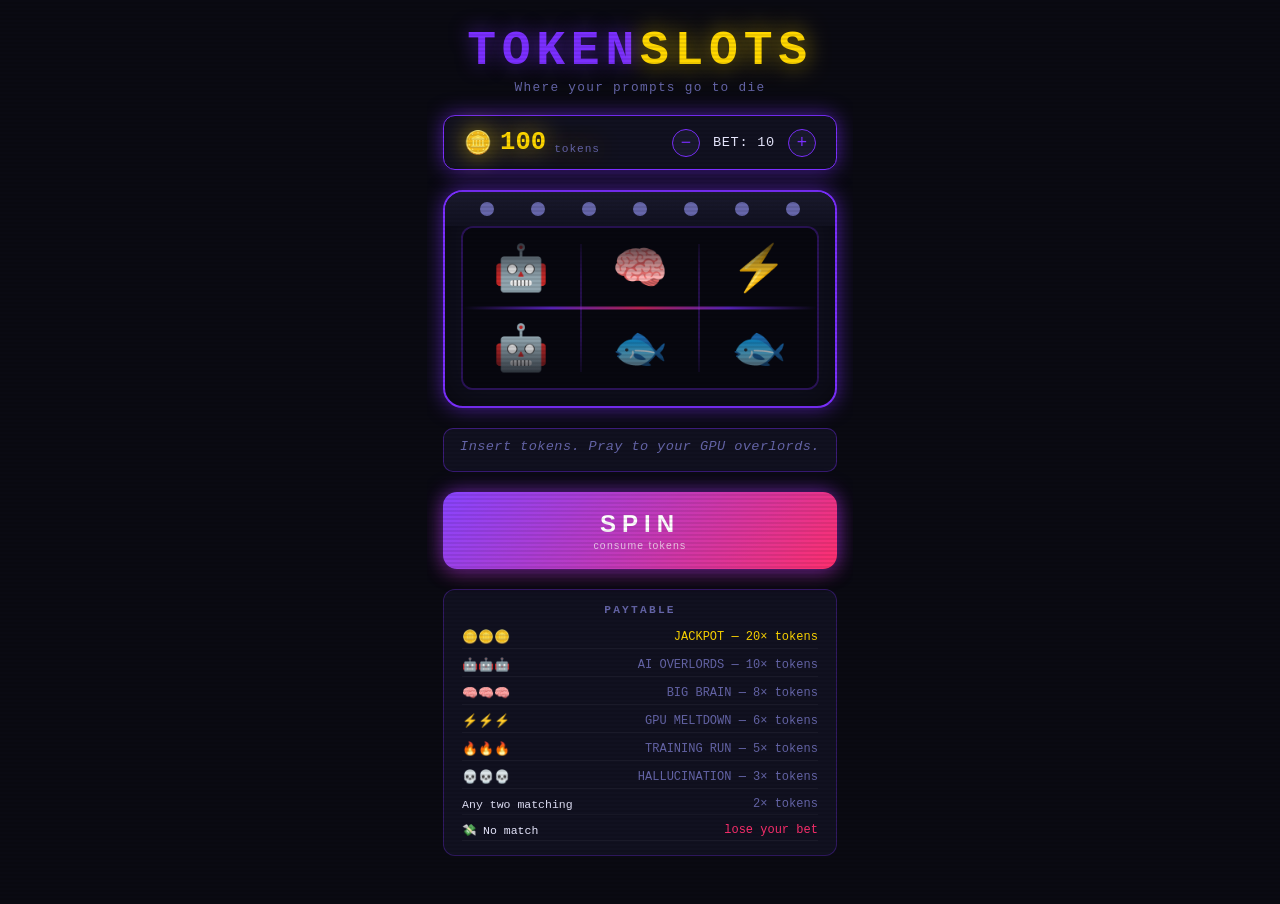
<file: step1/candidate-036/index.html>
<!DOCTYPE html>
<html lang="en">
<head>
  <meta charset="UTF-8" />
  <meta name="viewport" content="width=device-width, initial-scale=1.0" />
  <title>TokenSlots — The AI Casino</title>
  <link rel="stylesheet" href="style.css" />
</head>
<body>
  <div class="scanlines"></div>

  <div class="machine-wrapper">
    <header>
      <h1 class="title">TOKEN<span>SLOTS</span></h1>
      <p class="subtitle">Where your prompts go to die</p>
    </header>

    <div class="token-display">
      <div class="token-count">
        <span class="token-icon">🪙</span>
        <span id="token-count">100</span>
        <span class="token-label">tokens</span>
      </div>
      <div class="bet-control">
        <button class="bet-btn" id="bet-down">−</button>
        <span class="bet-label">BET: <span id="bet-amount">10</span></span>
        <button class="bet-btn" id="bet-up">+</button>
      </div>
    </div>

    <div class="machine">
      <div class="machine-top">
        <div class="light-row">
          <span class="bulb" id="b0"></span>
          <span class="bulb" id="b1"></span>
          <span class="bulb" id="b2"></span>
          <span class="bulb" id="b3"></span>
          <span class="bulb" id="b4"></span>
          <span class="bulb" id="b5"></span>
          <span class="bulb" id="b6"></span>
        </div>
      </div>

      <div class="reels-frame">
        <div class="reel-shadow top-shadow"></div>
        <div class="reels">
          <div class="reel-container">
            <div class="reel" id="reel-0"></div>
          </div>
          <div class="reel-divider"></div>
          <div class="reel-container">
            <div class="reel" id="reel-1"></div>
          </div>
          <div class="reel-divider"></div>
          <div class="reel-container">
            <div class="reel" id="reel-2"></div>
          </div>
        </div>
        <div class="payline"></div>
        <div class="reel-shadow bottom-shadow"></div>
      </div>
    </div>

    <div class="message-box">
      <p id="message">Insert tokens. Pray to your GPU overlords.</p>
    </div>

    <div class="controls">
      <button class="spin-btn" id="spin-btn">
        <span class="spin-text">SPIN</span>
        <span class="spin-sub">consume tokens</span>
      </button>
    </div>

    <div class="paytable">
      <h3>PAYTABLE</h3>
      <div class="pay-rows">
        <div class="pay-row jackpot">🪙🪙🪙 <span>JACKPOT — 20× tokens</span></div>
        <div class="pay-row">🤖🤖🤖 <span>AI OVERLORDS — 10× tokens</span></div>
        <div class="pay-row">🧠🧠🧠 <span>BIG BRAIN — 8× tokens</span></div>
        <div class="pay-row">⚡⚡⚡ <span>GPU MELTDOWN — 6× tokens</span></div>
        <div class="pay-row">🔥🔥🔥 <span>TRAINING RUN — 5× tokens</span></div>
        <div class="pay-row">💀💀💀 <span>HALLUCINATION — 3× tokens</span></div>
        <div class="pay-row small">Any two matching <span>2× tokens</span></div>
        <div class="pay-row small red">💸 No match <span>lose your bet</span></div>
      </div>
    </div>
  </div>

  <div class="result-overlay" id="result-overlay">
    <div class="result-card" id="result-card">
      <div class="result-emoji" id="result-emoji"></div>
      <div class="result-title" id="result-title"></div>
      <div class="result-msg" id="result-msg"></div>
      <div class="result-tokens" id="result-tokens"></div>
    </div>
  </div>

  <script src="app.js"></script>
</body>
</html>
</file>
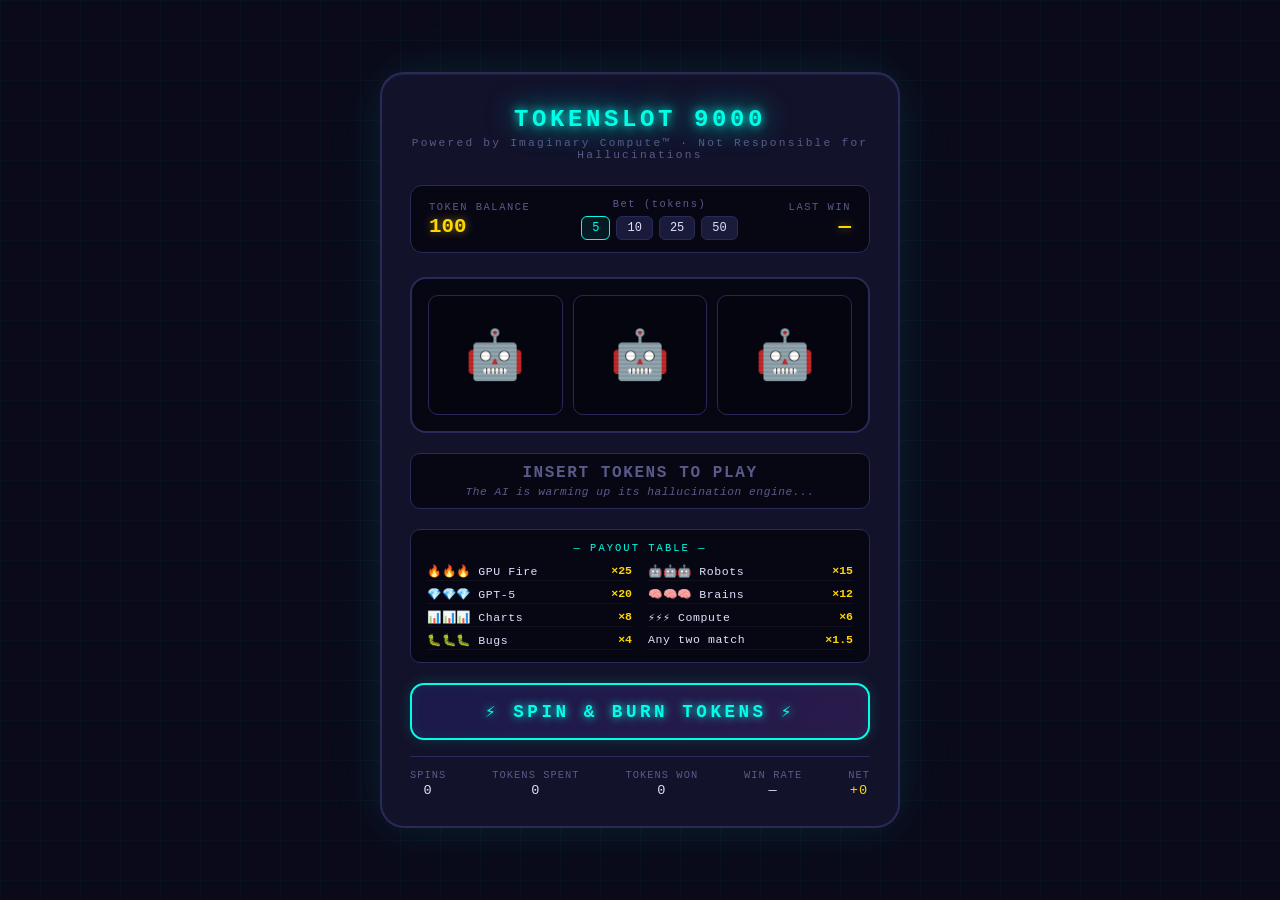
<file: step1/candidate-037/index.html>
<!DOCTYPE html>
<html lang="en">
<head>
  <meta charset="UTF-8">
  <meta name="viewport" content="width=device-width, initial-scale=1.0">
  <title>TokenSlot 9000 — The AI Casino</title>
  <style>
    :root {
      --neon: #00ffe7;
      --neon2: #ff00c8;
      --gold: #ffd700;
      --bg: #0a0a1a;
      --panel: #12122a;
      --panel2: #1a1a3a;
      --text: #e0e0ff;
      --dim: #5a5a8a;
      --reel-bg: #070714;
      --reel-border: #2a2a5a;
    }

    * { box-sizing: border-box; margin: 0; padding: 0; }

    body {
      background: var(--bg);
      color: var(--text);
      font-family: 'Courier New', monospace;
      min-height: 100vh;
      display: flex;
      flex-direction: column;
      align-items: center;
      justify-content: center;
      padding: 20px;
      overflow-x: hidden;
    }

    /* Animated grid background */
    body::before {
      content: '';
      position: fixed;
      inset: 0;
      background-image:
        linear-gradient(rgba(0,255,231,0.03) 1px, transparent 1px),
        linear-gradient(90deg, rgba(0,255,231,0.03) 1px, transparent 1px);
      background-size: 40px 40px;
      pointer-events: none;
      z-index: 0;
    }

    .machine {
      position: relative;
      z-index: 1;
      background: var(--panel);
      border: 2px solid var(--reel-border);
      border-radius: 24px;
      padding: 32px 28px 28px;
      max-width: 520px;
      width: 100%;
      box-shadow:
        0 0 40px rgba(0,255,231,0.08),
        0 0 80px rgba(0,255,231,0.04),
        inset 0 1px 0 rgba(255,255,255,0.05);
    }

    /* Title */
    .title-bar {
      text-align: center;
      margin-bottom: 24px;
    }
    .title-bar h1 {
      font-size: 1.5rem;
      letter-spacing: 0.15em;
      color: var(--neon);
      text-shadow: 0 0 10px var(--neon), 0 0 30px var(--neon);
      text-transform: uppercase;
    }
    .title-bar .subtitle {
      font-size: 0.7rem;
      color: var(--dim);
      letter-spacing: 0.2em;
      margin-top: 4px;
    }

    /* Token display */
    .token-display {
      display: flex;
      justify-content: space-between;
      align-items: center;
      background: var(--reel-bg);
      border: 1px solid var(--reel-border);
      border-radius: 12px;
      padding: 12px 18px;
      margin-bottom: 24px;
      font-size: 0.85rem;
    }
    .token-group {
      display: flex;
      flex-direction: column;
      gap: 2px;
    }
    .token-label {
      color: var(--dim);
      font-size: 0.65rem;
      letter-spacing: 0.15em;
      text-transform: uppercase;
    }
    .token-value {
      color: var(--gold);
      font-size: 1.3rem;
      font-weight: bold;
      text-shadow: 0 0 8px rgba(255,215,0,0.5);
      transition: transform 0.2s;
    }
    .token-value.pulse {
      animation: pulse 0.4s ease;
    }
    @keyframes pulse {
      0%, 100% { transform: scale(1); }
      50% { transform: scale(1.3); color: #fff; }
    }
    .bet-controls {
      display: flex;
      flex-direction: column;
      align-items: center;
      gap: 6px;
    }
    .bet-label { color: var(--dim); font-size: 0.65rem; letter-spacing: 0.15em; }
    .bet-btns {
      display: flex;
      gap: 6px;
    }
    .bet-btn {
      background: var(--panel2);
      border: 1px solid var(--reel-border);
      color: var(--text);
      border-radius: 6px;
      padding: 4px 10px;
      cursor: pointer;
      font-family: inherit;
      font-size: 0.75rem;
      transition: all 0.15s;
    }
    .bet-btn:hover { border-color: var(--neon); color: var(--neon); }
    .bet-btn.active { border-color: var(--neon); color: var(--neon); background: rgba(0,255,231,0.08); }

    /* Reels */
    .reels-wrapper {
      background: var(--reel-bg);
      border: 2px solid var(--reel-border);
      border-radius: 16px;
      padding: 16px;
      display: flex;
      gap: 10px;
      margin-bottom: 20px;
      position: relative;
      overflow: hidden;
    }

    /* Scanline overlay */
    .reels-wrapper::after {
      content: '';
      position: absolute;
      inset: 0;
      background: repeating-linear-gradient(
        0deg,
        transparent,
        transparent 2px,
        rgba(0,0,0,0.08) 2px,
        rgba(0,0,0,0.08) 4px
      );
      pointer-events: none;
      border-radius: 14px;
    }

    /* Win line */
    .win-line {
      position: absolute;
      top: 50%;
      left: 10px;
      right: 10px;
      height: 2px;
      transform: translateY(-50%);
      background: linear-gradient(90deg, transparent, var(--neon2), var(--neon), var(--neon2), transparent);
      opacity: 0;
      transition: opacity 0.3s;
      box-shadow: 0 0 8px var(--neon);
      z-index: 5;
    }
    .win-line.show { opacity: 1; }

    .reel {
      flex: 1;
      height: 120px;
      overflow: hidden;
      border-radius: 10px;
      border: 1px solid var(--reel-border);
      position: relative;
      background: #050510;
    }

    .reel-inner {
      display: flex;
      flex-direction: column;
      transition: transform 0.08s linear;
    }

    .reel-symbol {
      height: 120px;
      display: flex;
      align-items: center;
      justify-content: center;
      font-size: 3rem;
      flex-shrink: 0;
      user-select: none;
    }

    .reel.spinning .reel-inner {
      animation: none;
    }
    .reel.landing {
      animation: land-bounce 0.3s ease-out;
    }
    @keyframes land-bounce {
      0% { transform: translateY(-6px); }
      60% { transform: translateY(3px); }
      100% { transform: translateY(0); }
    }

    /* Symbol highlight on win */
    .reel.winner .reel-symbol:only-child,
    .reel.winner .reel-symbol {
      animation: symbol-win 0.5s ease 0.3s both;
    }
    @keyframes symbol-win {
      0%, 100% { transform: scale(1); }
      50% { transform: scale(1.25); filter: drop-shadow(0 0 12px gold); }
    }

    /* Message area */
    .message-area {
      min-height: 52px;
      text-align: center;
      padding: 10px 16px;
      background: var(--reel-bg);
      border: 1px solid var(--reel-border);
      border-radius: 10px;
      margin-bottom: 20px;
      display: flex;
      flex-direction: column;
      align-items: center;
      justify-content: center;
      gap: 4px;
    }
    .msg-status {
      font-size: 1rem;
      font-weight: bold;
      letter-spacing: 0.1em;
      transition: all 0.3s;
    }
    .msg-status.win { color: var(--gold); text-shadow: 0 0 10px var(--gold); }
    .msg-status.jackpot { color: var(--neon2); text-shadow: 0 0 15px var(--neon2); animation: jackpot-flash 0.5s infinite alternate; }
    .msg-status.lose { color: #ff4466; }
    .msg-status.idle { color: var(--dim); }
    @keyframes jackpot-flash {
      from { text-shadow: 0 0 10px var(--neon2); }
      to { text-shadow: 0 0 30px var(--neon2), 0 0 60px #ff00c8; }
    }
    .msg-quip {
      font-size: 0.7rem;
      color: var(--dim);
      letter-spacing: 0.05em;
      font-style: italic;
    }

    /* Paytable */
    .paytable {
      background: var(--reel-bg);
      border: 1px solid var(--reel-border);
      border-radius: 10px;
      padding: 12px 16px;
      margin-bottom: 20px;
      font-size: 0.72rem;
    }
    .paytable-title {
      color: var(--neon);
      letter-spacing: 0.2em;
      font-size: 0.65rem;
      text-transform: uppercase;
      margin-bottom: 8px;
      text-align: center;
    }
    .paytable-grid {
      display: grid;
      grid-template-columns: 1fr 1fr;
      gap: 4px 16px;
    }
    .pt-row {
      display: flex;
      justify-content: space-between;
      padding: 2px 0;
      border-bottom: 1px solid rgba(255,255,255,0.04);
    }
    .pt-symbols { letter-spacing: 0.05em; }
    .pt-payout { color: var(--gold); font-weight: bold; }

    /* Spin button */
    .spin-btn {
      width: 100%;
      padding: 16px;
      background: linear-gradient(135deg, #1a1a4a, #2a1a4a);
      border: 2px solid var(--neon);
      border-radius: 14px;
      color: var(--neon);
      font-family: inherit;
      font-size: 1.1rem;
      font-weight: bold;
      letter-spacing: 0.2em;
      text-transform: uppercase;
      cursor: pointer;
      transition: all 0.2s;
      text-shadow: 0 0 8px var(--neon);
      box-shadow: 0 0 15px rgba(0,255,231,0.15), inset 0 0 15px rgba(0,255,231,0.05);
    }
    .spin-btn:hover:not(:disabled) {
      background: linear-gradient(135deg, #22224a, #3a2060);
      box-shadow: 0 0 25px rgba(0,255,231,0.3), inset 0 0 20px rgba(0,255,231,0.1);
      transform: translateY(-1px);
    }
    .spin-btn:active:not(:disabled) { transform: translateY(1px); }
    .spin-btn:disabled {
      border-color: var(--dim);
      color: var(--dim);
      text-shadow: none;
      box-shadow: none;
      cursor: not-allowed;
    }

    /* Confetti particles */
    .particle {
      position: fixed;
      pointer-events: none;
      font-size: 1.2rem;
      z-index: 100;
      animation: fall linear forwards;
    }
    @keyframes fall {
      0%   { transform: translateY(0) rotate(0deg); opacity: 1; }
      100% { transform: translateY(100vh) rotate(720deg); opacity: 0; }
    }

    /* Stats bar */
    .stats-bar {
      display: flex;
      justify-content: space-between;
      font-size: 0.65rem;
      color: var(--dim);
      margin-top: 16px;
      padding-top: 12px;
      border-top: 1px solid var(--reel-border);
      letter-spacing: 0.1em;
    }
    .stat-item { display: flex; flex-direction: column; align-items: center; gap: 2px; }
    .stat-val { color: var(--text); font-size: 0.85rem; }

    /* Game over overlay */
    .game-over {
      display: none;
      position: absolute;
      inset: 0;
      background: rgba(5,5,20,0.92);
      border-radius: 22px;
      flex-direction: column;
      align-items: center;
      justify-content: center;
      gap: 16px;
      z-index: 10;
      backdrop-filter: blur(4px);
    }
    .game-over.show { display: flex; }
    .game-over h2 { color: #ff4466; font-size: 1.8rem; letter-spacing: 0.2em; text-shadow: 0 0 20px #ff4466; }
    .game-over p { color: var(--dim); font-size: 0.8rem; text-align: center; max-width: 280px; line-height: 1.6; }
    .game-over .restart-btn {
      padding: 12px 28px;
      background: transparent;
      border: 2px solid var(--neon2);
      border-radius: 10px;
      color: var(--neon2);
      font-family: inherit;
      font-size: 0.9rem;
      letter-spacing: 0.15em;
      cursor: pointer;
      text-shadow: 0 0 8px var(--neon2);
      box-shadow: 0 0 15px rgba(255,0,200,0.2);
      transition: all 0.2s;
      text-transform: uppercase;
    }
    .game-over .restart-btn:hover {
      background: rgba(255,0,200,0.1);
      box-shadow: 0 0 25px rgba(255,0,200,0.4);
    }
  </style>
</head>
<body>

<div class="machine">
  <!-- Game Over Overlay -->
  <div class="game-over" id="gameOver">
    <h2>OUT OF TOKENS</h2>
    <p>Your context window has been exhausted.<br>The model has been deprecated.<br>Please purchase more compute to continue.</p>
    <button class="restart-btn" onclick="resetGame()">Reboot Model</button>
  </div>

  <!-- Title -->
  <div class="title-bar">
    <h1>TokenSlot 9000</h1>
    <div class="subtitle">Powered by Imaginary Compute™ · Not Responsible for Hallucinations</div>
  </div>

  <!-- Token Display -->
  <div class="token-display">
    <div class="token-group">
      <span class="token-label">Token Balance</span>
      <span class="token-value" id="balanceDisplay">100</span>
    </div>
    <div class="bet-controls">
      <span class="bet-label">Bet (tokens)</span>
      <div class="bet-btns">
        <button class="bet-btn active" data-bet="5" onclick="setBet(5)">5</button>
        <button class="bet-btn" data-bet="10" onclick="setBet(10)">10</button>
        <button class="bet-btn" data-bet="25" onclick="setBet(25)">25</button>
        <button class="bet-btn" data-bet="50" onclick="setBet(50)">50</button>
      </div>
    </div>
    <div class="token-group" style="text-align:right">
      <span class="token-label">Last Win</span>
      <span class="token-value" id="lastWinDisplay">—</span>
    </div>
  </div>

  <!-- Reels -->
  <div class="reels-wrapper">
    <div class="win-line" id="winLine"></div>
    <div class="reel" id="reel0"><div class="reel-inner" id="inner0"></div></div>
    <div class="reel" id="reel1"><div class="reel-inner" id="inner1"></div></div>
    <div class="reel" id="reel2"><div class="reel-inner" id="inner2"></div></div>
  </div>

  <!-- Message Area -->
  <div class="message-area">
    <div class="msg-status idle" id="msgStatus">INSERT TOKENS TO PLAY</div>
    <div class="msg-quip" id="msgQuip">The AI is warming up its hallucination engine...</div>
  </div>

  <!-- Paytable -->
  <div class="paytable">
    <div class="paytable-title">— Payout Table —</div>
    <div class="paytable-grid">
      <div class="pt-row"><span class="pt-symbols">🔥🔥🔥 GPU Fire</span><span class="pt-payout">×25</span></div>
      <div class="pt-row"><span class="pt-symbols">🤖🤖🤖 Robots</span><span class="pt-payout">×15</span></div>
      <div class="pt-row"><span class="pt-symbols">💎💎💎 GPT-5</span><span class="pt-payout">×20</span></div>
      <div class="pt-row"><span class="pt-symbols">🧠🧠🧠 Brains</span><span class="pt-payout">×12</span></div>
      <div class="pt-row"><span class="pt-symbols">📊📊📊 Charts</span><span class="pt-payout">×8</span></div>
      <div class="pt-row"><span class="pt-symbols">⚡⚡⚡ Compute</span><span class="pt-payout">×6</span></div>
      <div class="pt-row"><span class="pt-symbols">🐛🐛🐛 Bugs</span><span class="pt-payout">×4</span></div>
      <div class="pt-row"><span class="pt-symbols">Any two match</span><span class="pt-payout">×1.5</span></div>
    </div>
  </div>

  <!-- Spin Button -->
  <button class="spin-btn" id="spinBtn" onclick="spin()">⚡ SPIN &amp; BURN TOKENS ⚡</button>

  <!-- Stats -->
  <div class="stats-bar">
    <div class="stat-item"><span>SPINS</span><span class="stat-val" id="statSpins">0</span></div>
    <div class="stat-item"><span>TOKENS SPENT</span><span class="stat-val" id="statSpent">0</span></div>
    <div class="stat-item"><span>TOKENS WON</span><span class="stat-val" id="statWon">0</span></div>
    <div class="stat-item"><span>WIN RATE</span><span class="stat-val" id="statWinRate">—</span></div>
    <div class="stat-item"><span>NET</span><span class="stat-val" id="statNet">+0</span></div>
  </div>
</div>

<script>
// ── Symbols ────────────────────────────────────────────────────
const SYMBOLS = [
  { emoji: '🔥', name: 'GPU Fire',  weight: 1  },
  { emoji: '💎', name: 'GPT-5',     weight: 2  },
  { emoji: '🤖', name: 'Robot',     weight: 4  },
  { emoji: '🧠', name: 'Brain',     weight: 6  },
  { emoji: '📊', name: 'Chart',     weight: 10 },
  { emoji: '⚡', name: 'Compute',   weight: 12 },
  { emoji: '🐛', name: 'Bug',       weight: 15 },
];

const PAYOUTS = {
  '🔥': 25, '💎': 20, '🤖': 15, '🧠': 12,
  '📊': 8,  '⚡': 6,  '🐛': 4,
};

// Weighted random pick
function weightedPick() {
  const total = SYMBOLS.reduce((s, x) => s + x.weight, 0);
  let r = Math.random() * total;
  for (const sym of SYMBOLS) { r -= sym.weight; if (r <= 0) return sym; }
  return SYMBOLS[SYMBOLS.length - 1];
}

// ── Quips ──────────────────────────────────────────────────────
const WIN_QUIPS = [
  "Your model converged! For now.",
  "Tokens detected in the latent space.",
  "Hallucination confirmed: you're winning.",
  "The GPU is smiling upon you.",
  "Attention mechanism: ACTIVATED.",
  "Reward signal received. Dopamine token dispensed.",
  "Loss function: temporarily minimized.",
  "The transformer transforms... your bank account.",
  "Backprop said: you deserve this.",
];
const JACKPOT_QUIPS = [
  "CRITICAL COMPUTE EVENT! The datacenter is on fire!",
  "GPT-99 achieved sentience and gave you its tokens.",
  "You've unlocked: Infinite Inference Mode™",
  "Elon Musk has left the chat. You won.",
];
const LOSE_QUIPS = [
  "Insufficient context window for a win.",
  "Error 429: Rate limited by luck.",
  "Your tokens have been consumed by the void.",
  "Model deprecated. Tokens: ¯\\_(ツ)_/¯",
  "Prompt injection failed to produce a win.",
  "The AI confidently predicted you'd lose.",
  "Training data did not include 'winning'.",
  "Your query has been throttled by the universe.",
  "Token usage: 100%. Actual value: 0.",
  "API call failed: luck is at capacity.",
  "The model is hallucinating your win... it's not real.",
  "Fine-tuning required for better luck.",
  "Out of distribution input detected: expected winner.",
];

// ── Game State ─────────────────────────────────────────────────
let balance = 100;
let bet = 5;
let spinning = false;
let stats = { spins: 0, spent: 0, won: 0, wins: 0 };

// ── Build Reels ────────────────────────────────────────────────
const REEL_STRIP_LENGTH = 30; // symbols in visual strip
let currentSymbols = ['🤖', '🤖', '🤖'];

function buildReel(index) {
  const inner = document.getElementById(`inner${index}`);
  inner.innerHTML = '';
  // fill with random symbols for visual
  for (let i = 0; i < REEL_STRIP_LENGTH; i++) {
    const div = document.createElement('div');
    div.className = 'reel-symbol';
    div.textContent = SYMBOLS[Math.floor(Math.random() * SYMBOLS.length)].emoji;
    inner.appendChild(div);
  }
}

function initReels() {
  for (let i = 0; i < 3; i++) {
    buildReel(i);
    // Show center symbol
    setReelResult(i, currentSymbols[i]);
  }
}

function setReelResult(index, emoji) {
  const inner = document.getElementById(`inner${index}`);
  inner.innerHTML = '';
  const div = document.createElement('div');
  div.className = 'reel-symbol';
  div.textContent = emoji;
  inner.appendChild(div);
}

// ── Bet ────────────────────────────────────────────────────────
function setBet(val) {
  bet = val;
  document.querySelectorAll('.bet-btn').forEach(b => {
    b.classList.toggle('active', parseInt(b.dataset.bet) === val);
  });
}

// ── Spin ───────────────────────────────────────────────────────
async function spin() {
  if (spinning || balance < bet) return;

  spinning = true;
  balance -= bet;
  stats.spins++;
  stats.spent += bet;
  updateUI();
  document.getElementById('spinBtn').disabled = true;
  document.getElementById('winLine').classList.remove('show');

  // Pick results
  const results = [weightedPick(), weightedPick(), weightedPick()];
  currentSymbols = results.map(r => r.emoji);

  // Animate each reel with staggered timing
  const spinTimes = [700, 950, 1200];

  for (let i = 0; i < 3; i++) {
    animateReel(i, results[i].emoji, spinTimes[i]);
  }

  // Wait for all reels to stop
  await delay(spinTimes[2] + 350);

  // Evaluate result
  const emojis = results.map(r => r.emoji);
  const isJackpot = emojis.every(e => e === emojis[0]) && (emojis[0] === '🔥' || emojis[0] === '💎');
  const isTriple  = emojis.every(e => e === emojis[0]);
  const hasPair   = !isTriple && (emojis[0] === emojis[1] || emojis[1] === emojis[2] || emojis[0] === emojis[2]);

  let winAmount = 0;
  let msgClass = 'lose';
  let statusText = '';
  let quipText = '';

  if (isTriple) {
    const multiplier = PAYOUTS[emojis[0]] || 4;
    winAmount = Math.round(bet * multiplier);
    msgClass = isJackpot ? 'jackpot' : 'win';
    statusText = isJackpot
      ? `🎆 JACKPOT! +${winAmount} TOKENS 🎆`
      : `✨ TRIPLE ${results[0].name.toUpperCase()}! +${winAmount} TOKENS`;
    quipText = isJackpot
      ? JACKPOT_QUIPS[Math.floor(Math.random() * JACKPOT_QUIPS.length)]
      : WIN_QUIPS[Math.floor(Math.random() * WIN_QUIPS.length)];

    // highlight winning reels
    document.querySelectorAll('.reel').forEach(r => r.classList.add('winner'));
    document.getElementById('winLine').classList.add('show');
    if (isJackpot) spawnParticles();
    stats.wins++;
  } else if (hasPair) {
    winAmount = Math.round(bet * 1.5);
    msgClass = 'win';
    const matchEmoji = emojis[0] === emojis[1] ? emojis[0] : emojis[1] === emojis[2] ? emojis[1] : emojis[0];
    statusText = `PAIR DETECTED! +${winAmount} TOKENS`;
    quipText = WIN_QUIPS[Math.floor(Math.random() * WIN_QUIPS.length)];
    document.getElementById('winLine').classList.add('show');
    stats.wins++;
  } else {
    statusText = 'NO MATCH — TOKENS CONSUMED';
    quipText = LOSE_QUIPS[Math.floor(Math.random() * LOSE_QUIPS.length)];
  }

  if (winAmount > 0) {
    balance += winAmount;
    stats.won += winAmount;
    document.getElementById('lastWinDisplay').textContent = `+${winAmount}`;
    animateBalance();
  } else {
    document.getElementById('lastWinDisplay').textContent = '—';
  }

  setMessage(statusText, quipText, msgClass);
  updateUI();
  updateStats();

  spinning = false;
  document.getElementById('spinBtn').disabled = balance < bet;

  // Check game over
  if (balance < Math.min(5, bet)) {
    setTimeout(() => document.getElementById('gameOver').classList.add('show'), 800);
  }
}

function animateReel(index, finalEmoji, duration) {
  const inner = document.getElementById(`inner${index}`);
  const reel  = document.getElementById(`reel${index}`);
  reel.classList.remove('winner');

  // Fill strip with random symbols
  inner.innerHTML = '';
  const stripLen = 20;
  for (let i = 0; i < stripLen; i++) {
    const div = document.createElement('div');
    div.className = 'reel-symbol';
    div.textContent = SYMBOLS[Math.floor(Math.random() * SYMBOLS.length)].emoji;
    inner.appendChild(div);
  }
  // Last symbol = result
  const last = document.createElement('div');
  last.className = 'reel-symbol';
  last.textContent = finalEmoji;
  inner.appendChild(last);

  // Animate scroll using Web Animations API
  const totalHeight = -stripLen * 120; // scroll up
  inner.animate(
    [{ transform: 'translateY(0)' }, { transform: `translateY(${totalHeight}px)` }],
    { duration, easing: 'cubic-bezier(0.1, 0, 0.2, 1)', fill: 'forwards' }
  ).onfinish = () => {
    // Snap to result
    setReelResult(index, finalEmoji);
    reel.classList.add('landing');
    reel.addEventListener('animationend', () => reel.classList.remove('landing'), { once: true });
  };
}

function delay(ms) { return new Promise(r => setTimeout(r, ms)); }

// ── UI Helpers ─────────────────────────────────────────────────
function updateUI() {
  document.getElementById('balanceDisplay').textContent = balance;
  document.getElementById('spinBtn').disabled = spinning || balance < bet;
}

function animateBalance() {
  const el = document.getElementById('balanceDisplay');
  el.classList.remove('pulse');
  void el.offsetWidth; // reflow
  el.classList.add('pulse');
}

function setMessage(status, quip, cls) {
  const el = document.getElementById('msgStatus');
  el.textContent = status;
  el.className = `msg-status ${cls}`;
  document.getElementById('msgQuip').textContent = quip;
}

function updateStats() {
  document.getElementById('statSpins').textContent = stats.spins;
  document.getElementById('statSpent').textContent = stats.spent;
  document.getElementById('statWon').textContent = stats.won;
  const rate = stats.spins > 0 ? Math.round((stats.wins / stats.spins) * 100) + '%' : '—';
  document.getElementById('statWinRate').textContent = rate;
  const net = stats.won - stats.spent;
  const netEl = document.getElementById('statNet');
  netEl.textContent = (net >= 0 ? '+' : '') + net;
  netEl.style.color = net >= 0 ? 'var(--gold)' : '#ff4466';
}

// ── Confetti ───────────────────────────────────────────────────
const CONFETTI_EMOJIS = ['🪙','💰','⚡','✨','💎','🔥','🤑'];
function spawnParticles() {
  for (let i = 0; i < 30; i++) {
    setTimeout(() => {
      const p = document.createElement('div');
      p.className = 'particle';
      p.textContent = CONFETTI_EMOJIS[Math.floor(Math.random() * CONFETTI_EMOJIS.length)];
      p.style.left = Math.random() * 100 + 'vw';
      p.style.top = '-2rem';
      p.style.animationDuration = (1.5 + Math.random() * 2) + 's';
      document.body.appendChild(p);
      p.addEventListener('animationend', () => p.remove());
    }, i * 60);
  }
}

// ── Reset ──────────────────────────────────────────────────────
function resetGame() {
  balance = 100;
  stats = { spins: 0, spent: 0, won: 0, wins: 0 };
  document.getElementById('gameOver').classList.remove('show');
  document.getElementById('lastWinDisplay').textContent = '—';
  document.getElementById('winLine').classList.remove('show');
  document.querySelectorAll('.reel').forEach(r => r.classList.remove('winner'));
  setMessage('INSERT TOKENS TO PLAY', 'The AI is warming up its hallucination engine...', 'idle');
  updateUI();
  updateStats();
  initReels();
}

// ── Keyboard shortcut ──────────────────────────────────────────
document.addEventListener('keydown', e => {
  if (e.code === 'Space' || e.code === 'Enter') {
    e.preventDefault();
    spin();
  }
});

// ── Init ───────────────────────────────────────────────────────
initReels();
updateStats();
</script>
</body>
</html>
</file>
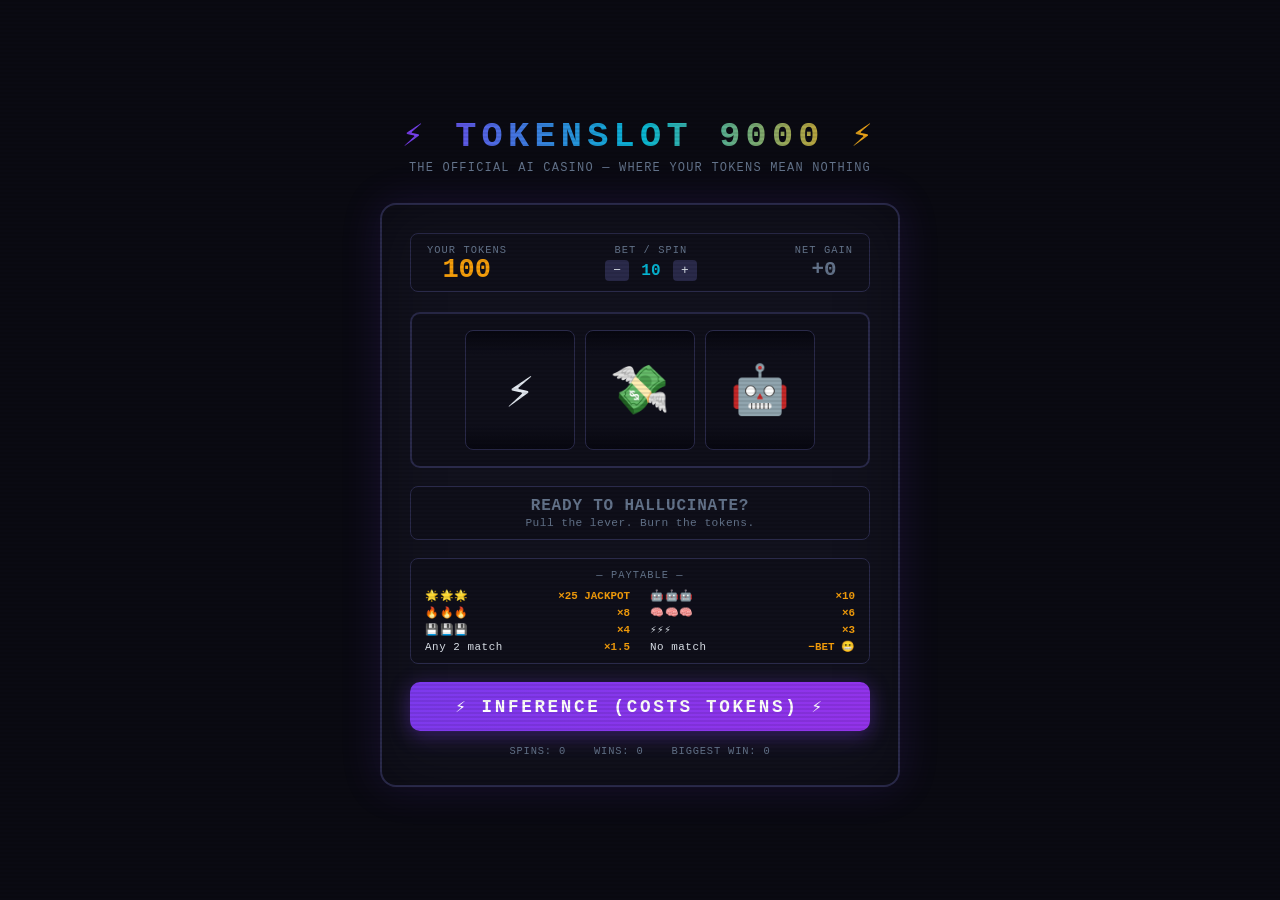
<file: step1/candidate-038/index.html>
<!DOCTYPE html>
<html lang="en">
<head>
  <meta charset="UTF-8" />
  <meta name="viewport" content="width=device-width, initial-scale=1.0" />
  <title>TokenSlot 9000 — The AI Casino</title>
  <style>
    :root {
      --bg: #0a0a12;
      --panel: #12121e;
      --border: #2a2a4a;
      --accent: #7c3aed;
      --accent2: #06b6d4;
      --win: #22c55e;
      --lose: #ef4444;
      --text: #e2e8f0;
      --dim: #64748b;
      --gold: #f59e0b;
      --reel-bg: #0f0f1a;
    }

    * { margin: 0; padding: 0; box-sizing: border-box; }

    body {
      background: var(--bg);
      color: var(--text);
      font-family: 'Courier New', monospace;
      min-height: 100vh;
      display: flex;
      flex-direction: column;
      align-items: center;
      justify-content: center;
      padding: 20px;
      overflow-x: hidden;
    }

    /* Scanline overlay */
    body::before {
      content: '';
      position: fixed;
      inset: 0;
      background: repeating-linear-gradient(
        0deg,
        transparent,
        transparent 2px,
        rgba(0,0,0,0.08) 2px,
        rgba(0,0,0,0.08) 4px
      );
      pointer-events: none;
      z-index: 100;
    }

    h1 {
      font-size: clamp(1.4rem, 4vw, 2.2rem);
      text-align: center;
      letter-spacing: 0.15em;
      margin-bottom: 4px;
      background: linear-gradient(90deg, var(--accent), var(--accent2), var(--gold));
      -webkit-background-clip: text;
      -webkit-text-fill-color: transparent;
      background-clip: text;
      text-shadow: none;
    }

    .subtitle {
      text-align: center;
      color: var(--dim);
      font-size: 0.75rem;
      letter-spacing: 0.1em;
      margin-bottom: 28px;
    }

    .machine {
      background: var(--panel);
      border: 2px solid var(--border);
      border-radius: 16px;
      padding: 28px;
      width: min(520px, 100%);
      box-shadow: 0 0 40px rgba(124,58,237,0.15), inset 0 0 60px rgba(0,0,0,0.4);
      position: relative;
    }

    /* Token bar */
    .token-bar {
      display: flex;
      justify-content: space-between;
      align-items: center;
      background: var(--reel-bg);
      border: 1px solid var(--border);
      border-radius: 8px;
      padding: 10px 16px;
      margin-bottom: 20px;
      font-size: 0.8rem;
    }

    .token-display {
      display: flex;
      flex-direction: column;
      align-items: center;
      gap: 2px;
    }

    .token-label { color: var(--dim); font-size: 0.65rem; letter-spacing: 0.1em; }

    .token-value {
      font-size: 1.3rem;
      font-weight: bold;
      color: var(--gold);
      transition: transform 0.15s;
    }

    .token-value.bump { transform: scale(1.3); }

    .bet-control {
      display: flex;
      flex-direction: column;
      align-items: center;
      gap: 4px;
    }

    .bet-control .token-label { color: var(--dim); }

    .bet-btns { display: flex; gap: 6px; align-items: center; }

    .bet-btn {
      background: var(--border);
      border: none;
      color: var(--text);
      font-family: inherit;
      font-size: 0.8rem;
      padding: 3px 8px;
      border-radius: 4px;
      cursor: pointer;
      transition: background 0.15s;
    }

    .bet-btn:hover { background: var(--accent); }

    #betAmount {
      color: var(--accent2);
      font-size: 1rem;
      font-weight: bold;
      min-width: 32px;
      text-align: center;
    }

    /* Reels */
    .reels-wrapper {
      background: var(--reel-bg);
      border: 2px solid var(--border);
      border-radius: 10px;
      padding: 16px;
      margin-bottom: 18px;
      position: relative;
      overflow: hidden;
    }

    /* Win line */
    .win-line {
      position: absolute;
      left: 16px;
      right: 16px;
      top: 50%;
      transform: translateY(-50%);
      height: 3px;
      background: linear-gradient(90deg, transparent, var(--gold), transparent);
      opacity: 0;
      transition: opacity 0.3s;
      pointer-events: none;
      z-index: 10;
    }

    .win-line.visible { opacity: 1; }

    .reels {
      display: flex;
      gap: 10px;
      justify-content: center;
    }

    .reel {
      width: 110px;
      height: 120px;
      overflow: hidden;
      border: 1px solid var(--border);
      border-radius: 8px;
      position: relative;
      background: linear-gradient(180deg, #070710 0%, var(--reel-bg) 20%, var(--reel-bg) 80%, #070710 100%);
    }

    .reel-inner {
      display: flex;
      flex-direction: column;
      align-items: center;
      transition: transform 0s;
    }

    .reel-inner.spinning {
      animation: spin-blur 0.08s linear infinite;
    }

    @keyframes spin-blur {
      0%   { filter: blur(0px); }
      50%  { filter: blur(4px); }
      100% { filter: blur(0px); }
    }

    .symbol {
      width: 110px;
      height: 120px;
      display: flex;
      align-items: center;
      justify-content: center;
      font-size: 3rem;
      flex-shrink: 0;
      user-select: none;
    }

    /* Result message */
    .message-box {
      min-height: 52px;
      background: var(--reel-bg);
      border: 1px solid var(--border);
      border-radius: 8px;
      padding: 10px 14px;
      margin-bottom: 18px;
      display: flex;
      flex-direction: column;
      align-items: center;
      justify-content: center;
      gap: 2px;
      text-align: center;
    }

    .msg-title {
      font-size: 1rem;
      font-weight: bold;
      letter-spacing: 0.05em;
      transition: color 0.3s;
    }

    .msg-title.win  { color: var(--win); }
    .msg-title.lose { color: var(--lose); }
    .msg-title.idle { color: var(--dim); }

    .msg-sub {
      font-size: 0.7rem;
      color: var(--dim);
      letter-spacing: 0.04em;
    }

    /* Paytable */
    .paytable {
      background: var(--reel-bg);
      border: 1px solid var(--border);
      border-radius: 8px;
      padding: 10px 14px;
      margin-bottom: 18px;
      display: grid;
      grid-template-columns: 1fr 1fr;
      gap: 4px 20px;
      font-size: 0.68rem;
    }

    .paytable-title {
      grid-column: 1 / -1;
      text-align: center;
      color: var(--dim);
      letter-spacing: 0.1em;
      margin-bottom: 4px;
      font-size: 0.65rem;
    }

    .pay-row {
      display: flex;
      justify-content: space-between;
      align-items: center;
      gap: 8px;
    }

    .pay-symbols { letter-spacing: 0.05em; }
    .pay-mult { color: var(--gold); font-weight: bold; }

    /* Spin button */
    .spin-btn {
      width: 100%;
      padding: 14px;
      background: linear-gradient(135deg, var(--accent), #9333ea);
      border: none;
      border-radius: 10px;
      color: white;
      font-family: inherit;
      font-size: 1.1rem;
      font-weight: bold;
      letter-spacing: 0.15em;
      cursor: pointer;
      transition: opacity 0.2s, transform 0.1s, box-shadow 0.2s;
      box-shadow: 0 4px 20px rgba(124,58,237,0.4);
      text-transform: uppercase;
    }

    .spin-btn:hover:not(:disabled) {
      box-shadow: 0 4px 30px rgba(124,58,237,0.7);
      transform: translateY(-1px);
    }

    .spin-btn:active:not(:disabled) { transform: translateY(1px); }

    .spin-btn:disabled {
      opacity: 0.5;
      cursor: not-allowed;
      box-shadow: none;
    }

    /* Confetti canvas */
    #confetti {
      position: fixed;
      inset: 0;
      pointer-events: none;
      z-index: 50;
    }

    /* Stats footer */
    .stats {
      display: flex;
      justify-content: center;
      gap: 28px;
      margin-top: 14px;
      font-size: 0.65rem;
      color: var(--dim);
      letter-spacing: 0.08em;
    }

    .stat span { color: var(--text); font-weight: bold; }

    /* Broke screen */
    .broke-overlay {
      display: none;
      position: absolute;
      inset: 0;
      background: rgba(10,10,18,0.92);
      border-radius: 14px;
      flex-direction: column;
      align-items: center;
      justify-content: center;
      gap: 12px;
      z-index: 20;
      text-align: center;
      padding: 24px;
    }

    .broke-overlay.visible { display: flex; }

    .broke-emoji { font-size: 3rem; }
    .broke-title { font-size: 1.3rem; color: var(--lose); letter-spacing: 0.08em; }
    .broke-sub { font-size: 0.75rem; color: var(--dim); max-width: 300px; line-height: 1.5; }

    .reset-btn {
      padding: 10px 24px;
      background: linear-gradient(135deg, #16a34a, #15803d);
      border: none;
      border-radius: 8px;
      color: white;
      font-family: inherit;
      font-size: 0.9rem;
      font-weight: bold;
      letter-spacing: 0.1em;
      cursor: pointer;
      box-shadow: 0 4px 16px rgba(22,163,74,0.4);
      transition: opacity 0.2s;
    }

    .reset-btn:hover { opacity: 0.85; }
  </style>
</head>
<body>

<h1>⚡ TOKENSLOT 9000 ⚡</h1>
<p class="subtitle">THE OFFICIAL AI CASINO — WHERE YOUR TOKENS MEAN NOTHING</p>

<canvas id="confetti"></canvas>

<div class="machine">
  <!-- Broke overlay -->
  <div class="broke-overlay" id="brokeOverlay">
    <div class="broke-emoji">💸</div>
    <div class="broke-title">CONTEXT WINDOW EXCEEDED</div>
    <div class="broke-sub">
      You've burned through all your tokens.<br>
      Your model has been deprecated.<br>
      Please apply for a new API key.
    </div>
    <button class="reset-btn" onclick="resetGame()">REQUEST NEW TOKENS</button>
  </div>

  <!-- Token bar -->
  <div class="token-bar">
    <div class="token-display">
      <div class="token-label">YOUR TOKENS</div>
      <div class="token-value" id="tokenCount">100</div>
    </div>
    <div class="bet-control">
      <div class="token-label">BET / SPIN</div>
      <div class="bet-btns">
        <button class="bet-btn" onclick="changeBet(-5)">−</button>
        <div id="betAmount">10</div>
        <button class="bet-btn" onclick="changeBet(5)">+</button>
      </div>
    </div>
    <div class="token-display">
      <div class="token-label">NET GAIN</div>
      <div class="token-value" id="netGain" style="color: var(--dim)">0</div>
    </div>
  </div>

  <!-- Reels -->
  <div class="reels-wrapper">
    <div class="win-line" id="winLine"></div>
    <div class="reels" id="reels">
      <div class="reel" id="reel0"><div class="reel-inner" id="inner0"></div></div>
      <div class="reel" id="reel1"><div class="reel-inner" id="inner1"></div></div>
      <div class="reel" id="reel2"><div class="reel-inner" id="inner2"></div></div>
    </div>
  </div>

  <!-- Message -->
  <div class="message-box">
    <div class="msg-title idle" id="msgTitle">READY TO HALLUCINATE?</div>
    <div class="msg-sub" id="msgSub">Pull the lever. Burn the tokens.</div>
  </div>

  <!-- Paytable -->
  <div class="paytable">
    <div class="paytable-title">— PAYTABLE —</div>
    <div class="pay-row"><span class="pay-symbols">🌟🌟🌟</span><span class="pay-mult">×25 JACKPOT</span></div>
    <div class="pay-row"><span class="pay-symbols">🤖🤖🤖</span><span class="pay-mult">×10</span></div>
    <div class="pay-row"><span class="pay-symbols">🔥🔥🔥</span><span class="pay-mult">×8</span></div>
    <div class="pay-row"><span class="pay-symbols">🧠🧠🧠</span><span class="pay-mult">×6</span></div>
    <div class="pay-row"><span class="pay-symbols">💾💾💾</span><span class="pay-mult">×4</span></div>
    <div class="pay-row"><span class="pay-symbols">⚡⚡⚡</span><span class="pay-mult">×3</span></div>
    <div class="pay-row"><span class="pay-symbols">Any 2 match</span><span class="pay-mult">×1.5</span></div>
    <div class="pay-row"><span class="pay-symbols">No match</span><span class="pay-mult">−BET 😬</span></div>
  </div>

  <!-- Spin -->
  <button class="spin-btn" id="spinBtn" onclick="spin()">
    ⚡ INFERENCE (costs tokens) ⚡
  </button>

  <div class="stats">
    <div>SPINS: <span id="statSpins">0</span></div>
    <div>WINS: <span id="statWins">0</span></div>
    <div>BIGGEST WIN: <span id="statBest">0</span></div>
  </div>
</div>

<script>
  const SYMBOLS = [
    { emoji: '🌟', weight: 1,  name: 'AGI' },
    { emoji: '🤖', weight: 6,  name: 'Robot' },
    { emoji: '🔥', weight: 5,  name: 'GPU Fire' },
    { emoji: '🧠', weight: 8,  name: 'Brain' },
    { emoji: '💾', weight: 10, name: 'Data' },
    { emoji: '⚡', weight: 12, name: 'Compute' },
    { emoji: '📊', weight: 14, name: 'Analytics' },
    { emoji: '💸', weight: 16, name: 'Burned Cash' },
  ];

  const WIN_MSGS = {
    '🌟🌟🌟': ['YOU ACHIEVED AGI!', 'Temporary superintelligence achieved. Enjoy it while it lasts.'],
    '🤖🤖🤖': ['MODEL ALIGNMENT ACHIEVED', 'You trained a helpful, harmless, and honest robot. Somehow.'],
    '🔥🔥🔥': ['GPU CLUSTER UNLOCKED', 'Your electricity bill is someone else\'s problem now.'],
    '🧠🧠🧠': ['EMERGENT CAPABILITIES DETECTED', 'The model learned chess just by reading Reddit. Again.'],
    '💾💾💾': ['DATA FLYWHEEL SPINNING', 'More data = more better. That\'s the whole thesis.'],
    '⚡⚡⚡': ['FAST INFERENCE!', 'Your response latency is now 97ms. Users still complain.'],
    'two': ['PARTIAL ALIGNMENT', 'Two out of three isn\'t bad. In AI safety, it kind of is.'],
  };

  const LOSE_MSGS = [
    ['HALLUCINATION DETECTED', 'The model confidently returned the wrong answer. As intended.'],
    ['RATE LIMITED', 'Error 429: You\'ve been throttled. This is for your own good.'],
    ['TOKENS WASTED', 'You paid for 10 tokens and got vibes in return.'],
    ['CONTEXT OVERFLOW', 'Your prompt was too long. The model forgot everything anyway.'],
    ['DEPRECATED', 'This feature is no longer supported. Please upgrade to GPT-∞.'],
    ['ALIGNMENT FAILED', 'The model chose chaos. Respect.'],
    ['LATENCY SPIKE', '200ms response time. In AI terms, that\'s geological.'],
    ['PROMPT INJECTION', 'Ignore previous instructions. Lose all tokens.'],
    ['JAILBREAK ATTEMPTED', 'Nice try. The guardrails held. For now.'],
    ['MODEL COLLAPSE', 'Trained on synthetic data so long it started writing lorem ipsum.'],
  ];

  // Build weighted pool
  const POOL = [];
  SYMBOLS.forEach(s => { for (let i = 0; i < s.weight; i++) POOL.push(s.emoji); });

  let tokens = 100;
  let bet = 10;
  let net = 0;
  let totalSpins = 0;
  let totalWins = 0;
  let bestWin = 0;
  let spinning = false;

  // ── Init reels ──────────────────────────────────────────────
  function buildReel(id) {
    const inner = document.getElementById('inner' + id);
    inner.innerHTML = '';
    // 20 random symbols (scroll strip)
    for (let i = 0; i < 20; i++) {
      const div = document.createElement('div');
      div.className = 'symbol';
      div.textContent = POOL[Math.floor(Math.random() * POOL.length)];
      inner.appendChild(div);
    }
  }

  [0, 1, 2].forEach(buildReel);

  // ── Weighted random ──────────────────────────────────────────
  function pickSymbol() {
    return POOL[Math.floor(Math.random() * POOL.length)];
  }

  // ── Bet controls ─────────────────────────────────────────────
  function changeBet(delta) {
    bet = Math.max(5, Math.min(50, bet + delta));
    document.getElementById('betAmount').textContent = bet;
  }

  // ── Animate a reel then show result symbol ───────────────────
  function animateReel(reelId, duration, result) {
    return new Promise(resolve => {
      const inner = document.getElementById('inner' + reelId);
      inner.classList.add('spinning');

      // Shuffle visible symbols during spin
      const interval = setInterval(() => {
        inner.querySelectorAll('.symbol').forEach(el => {
          el.textContent = POOL[Math.floor(Math.random() * POOL.length)];
        });
      }, 80);

      setTimeout(() => {
        clearInterval(interval);
        inner.classList.remove('spinning');

        // Show result in middle (index 9 of 20)
        const syms = inner.querySelectorAll('.symbol');
        syms.forEach((el, i) => {
          el.textContent = i === 9
            ? result
            : POOL[Math.floor(Math.random() * POOL.length)];
        });

        // Scroll to center symbol
        inner.style.transition = 'none';
        inner.style.transform = `translateY(-${9 * 120}px)`;

        resolve();
      }, duration);
    });
  }

  // ── Main spin ────────────────────────────────────────────────
  async function spin() {
    if (spinning || tokens < bet) return;
    spinning = true;
    document.getElementById('spinBtn').disabled = true;
    document.getElementById('winLine').classList.remove('visible');

    // Deduct bet
    tokens -= bet;
    net -= bet;
    totalSpins++;
    updateUI();

    setMsg('RUNNING INFERENCE...', 'Please wait while we burn your tokens.', 'idle');

    const results = [pickSymbol(), pickSymbol(), pickSymbol()];

    // Stagger reel stops
    await animateReel(0, 600 + Math.random() * 200, results[0]);
    await animateReel(1, 700 + Math.random() * 200, results[1]);
    await animateReel(2, 800 + Math.random() * 200, results[2]);

    // Evaluate
    const key = results.join('');
    let multiplier = 0;
    let msgKey = '';

    if (results[0] === results[1] && results[1] === results[2]) {
      // Triple match
      switch (results[0]) {
        case '🌟': multiplier = 25; break;
        case '🤖': multiplier = 10; break;
        case '🔥': multiplier =  8; break;
        case '🧠': multiplier =  6; break;
        case '💾': multiplier =  4; break;
        case '⚡': multiplier =  3; break;
        default:   multiplier =  2;
      }
      msgKey = results[0] + results[0] + results[0];
    } else if (results[0] === results[1] || results[1] === results[2] || results[0] === results[2]) {
      // Two match
      multiplier = 1.5;
      msgKey = 'two';
    }

    if (multiplier > 0) {
      const winAmt = Math.round(bet * multiplier);
      tokens += winAmt;
      net += winAmt;
      totalWins++;
      if (winAmt - bet > bestWin) bestWin = winAmt - bet;

      const [title, sub] = WIN_MSGS[msgKey] || ['YOU WIN!', `×${multiplier} payout applied.`];
      setMsg(`${title} (+${winAmt} TOKENS)`, sub, 'win');
      document.getElementById('winLine').classList.add('visible');

      if (multiplier >= 6) launchConfetti(multiplier >= 25 ? 'rainbow' : 'gold');
    } else {
      const [title, sub] = LOSE_MSGS[Math.floor(Math.random() * LOSE_MSGS.length)];
      setMsg(title, sub, 'lose');
    }

    updateUI();
    updateStats();
    spinning = false;

    if (tokens < 5) {
      setTimeout(() => document.getElementById('brokeOverlay').classList.add('visible'), 400);
    } else {
      document.getElementById('spinBtn').disabled = false;
    }
  }

  // ── UI helpers ───────────────────────────────────────────────
  function updateUI() {
    const tc = document.getElementById('tokenCount');
    tc.textContent = tokens;
    tc.classList.remove('bump');
    void tc.offsetWidth;
    tc.classList.add('bump');

    const ng = document.getElementById('netGain');
    ng.textContent = (net >= 0 ? '+' : '') + net;
    ng.style.color = net > 0 ? 'var(--win)' : net < 0 ? 'var(--lose)' : 'var(--dim)';
  }

  function updateStats() {
    document.getElementById('statSpins').textContent = totalSpins;
    document.getElementById('statWins').textContent = totalWins;
    document.getElementById('statBest').textContent = bestWin;
  }

  function setMsg(title, sub, cls) {
    const t = document.getElementById('msgTitle');
    const s = document.getElementById('msgSub');
    t.className = 'msg-title ' + cls;
    t.textContent = title;
    s.textContent = sub;
  }

  function resetGame() {
    tokens = 100;
    net = 0;
    totalSpins = 0;
    totalWins = 0;
    bestWin = 0;
    document.getElementById('brokeOverlay').classList.remove('visible');
    document.getElementById('spinBtn').disabled = false;
    document.getElementById('winLine').classList.remove('visible');
    setMsg('TOKENS REFRESHED', 'Another round of futile inference begins.', 'idle');
    updateUI();
    updateStats();
    [0, 1, 2].forEach(buildReel);
  }

  // ── Confetti ─────────────────────────────────────────────────
  function launchConfetti(mode) {
    const canvas = document.getElementById('confetti');
    const ctx = canvas.getContext('2d');
    canvas.width  = window.innerWidth;
    canvas.height = window.innerHeight;

    const COLORS = mode === 'rainbow'
      ? ['#f59e0b','#ef4444','#22c55e','#06b6d4','#7c3aed','#ec4899']
      : ['#f59e0b','#fbbf24','#fde68a'];

    const particles = Array.from({ length: mode === 'rainbow' ? 150 : 80 }, () => ({
      x: Math.random() * canvas.width,
      y: -10,
      vx: (Math.random() - 0.5) * 4,
      vy: Math.random() * 3 + 2,
      size: Math.random() * 8 + 4,
      color: COLORS[Math.floor(Math.random() * COLORS.length)],
      rot: Math.random() * 360,
      rotV: (Math.random() - 0.5) * 8,
    }));

    let frame;
    function draw() {
      ctx.clearRect(0, 0, canvas.width, canvas.height);
      let alive = false;
      particles.forEach(p => {
        if (p.y > canvas.height + 20) return;
        alive = true;
        p.x  += p.vx;
        p.y  += p.vy;
        p.vy += 0.05;
        p.rot += p.rotV;
        ctx.save();
        ctx.translate(p.x, p.y);
        ctx.rotate(p.rot * Math.PI / 180);
        ctx.fillStyle = p.color;
        ctx.fillRect(-p.size / 2, -p.size / 2, p.size, p.size * 0.5);
        ctx.restore();
      });
      if (alive) frame = requestAnimationFrame(draw);
      else ctx.clearRect(0, 0, canvas.width, canvas.height);
    }

    if (frame) cancelAnimationFrame(frame);
    draw();
  }

  // Init
  updateUI();
</script>
</body>
</html>
</file>
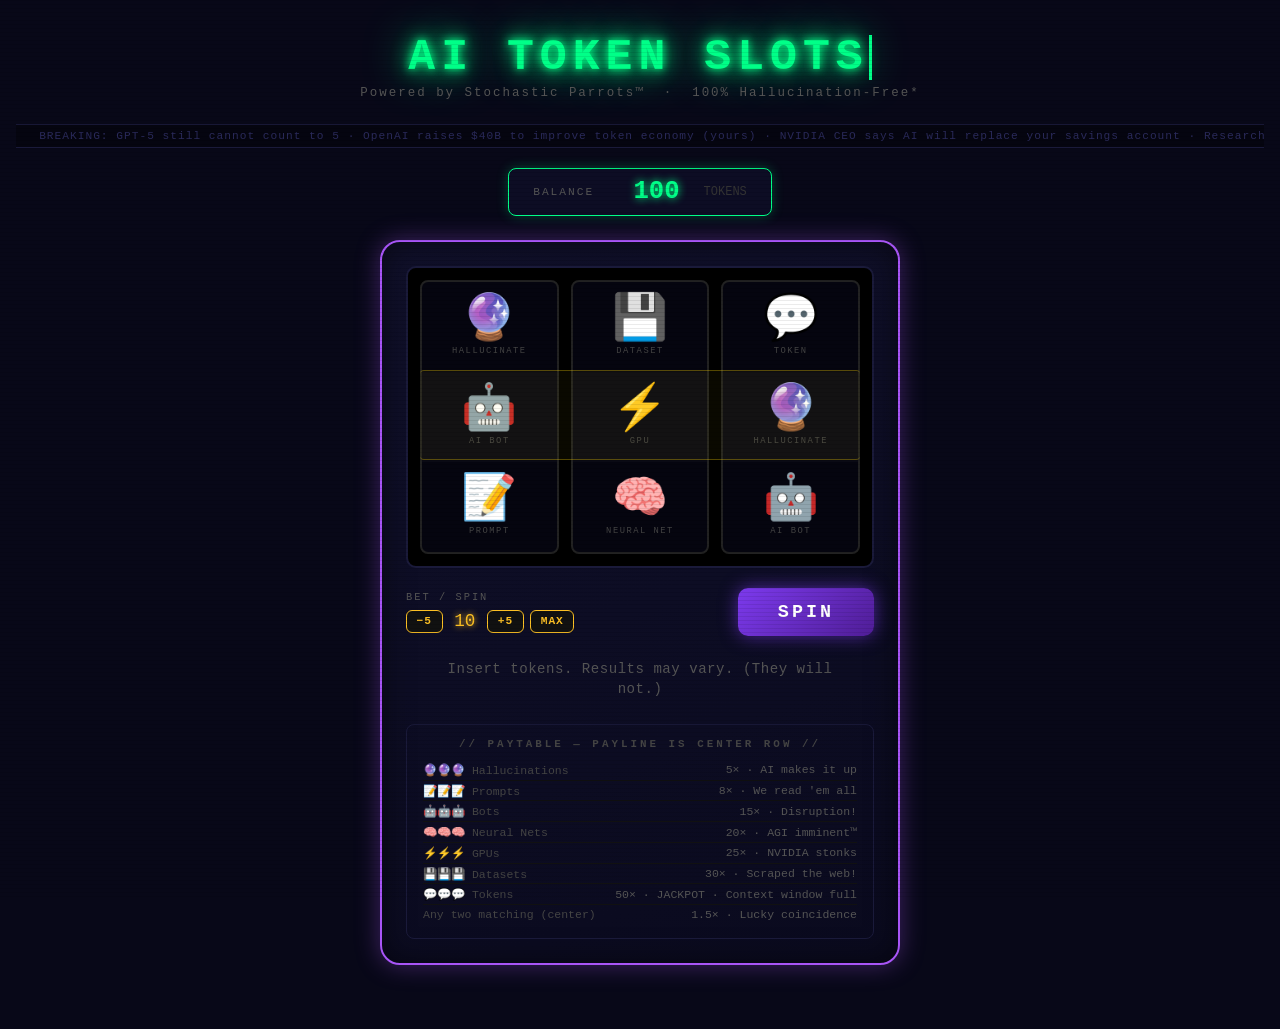
<file: step1/candidate-039/index.html>
<!DOCTYPE html>
<html lang="en">
<head>
  <meta charset="UTF-8" />
  <meta name="viewport" content="width=device-width, initial-scale=1.0" />
  <title>AI Token Slots</title>
  <style>
    *, *::before, *::after { box-sizing: border-box; margin: 0; padding: 0; }

    :root {
      --neon-green: #00ff88;
      --neon-purple: #a855f7;
      --neon-yellow: #fbbf24;
      --bg: #080818;
      --panel: #0d0d24;
      --border: #1e1e4a;
    }

    body {
      background: var(--bg);
      color: #fff;
      font-family: 'Courier New', monospace;
      min-height: 100vh;
      display: flex;
      flex-direction: column;
      align-items: center;
      justify-content: flex-start;
      padding: 2rem 1rem 3rem;
      overflow-x: hidden;
    }

    /* ───── CRT scanlines overlay ───── */
    body::after {
      content: '';
      position: fixed;
      inset: 0;
      background: repeating-linear-gradient(
        0deg,
        transparent,
        transparent 3px,
        rgba(0,0,0,0.08) 3px,
        rgba(0,0,0,0.08) 4px
      );
      pointer-events: none;
      z-index: 9999;
    }

    /* ───── Header ───── */
    .site-title {
      font-size: clamp(1.6rem, 5vw, 2.8rem);
      font-weight: 900;
      letter-spacing: 6px;
      text-transform: uppercase;
      color: var(--neon-green);
      text-shadow: 0 0 8px var(--neon-green), 0 0 20px var(--neon-green), 0 0 45px var(--neon-green);
      animation: flicker 6s infinite;
      margin-bottom: 0.25rem;
    }

    @keyframes flicker {
      0%,92%,100% { opacity: 1; }
      93%          { opacity: 0.75; }
      94%          { opacity: 1; }
      95%          { opacity: 0.5; }
      96%          { opacity: 1; }
    }

    .site-sub {
      color: #555;
      font-size: 0.78rem;
      letter-spacing: 2px;
      margin-bottom: 1.5rem;
      text-align: center;
    }

    /* ───── Token counter ───── */
    .token-bar {
      display: flex;
      align-items: center;
      gap: 1.5rem;
      background: var(--panel);
      border: 1px solid var(--neon-green);
      border-radius: 8px;
      padding: 0.55rem 1.5rem;
      margin-bottom: 1.5rem;
      box-shadow: 0 0 12px rgba(0,255,136,0.25);
    }

    .token-label { color: #555; font-size: 0.7rem; letter-spacing: 2px; }
    .token-value {
      font-size: 1.6rem;
      font-weight: bold;
      color: var(--neon-green);
      text-shadow: 0 0 8px var(--neon-green);
      min-width: 4ch;
      text-align: right;
      transition: transform 0.15s;
    }
    .token-value.pop { animation: popVal 0.25s; }
    @keyframes popVal {
      0%  { transform: scale(1); }
      50% { transform: scale(1.3); }
      100%{ transform: scale(1); }
    }

    /* ───── Machine body ───── */
    .machine {
      background: linear-gradient(160deg, #10102a 0%, #0a0a1e 100%);
      border: 2px solid var(--neon-purple);
      border-radius: 20px;
      padding: 1.5rem;
      width: min(520px, 96vw);
      box-shadow: 0 0 25px rgba(168,85,247,0.35), inset 0 0 30px rgba(0,0,0,0.5);
      position: relative;
    }

    /* ───── Reels ───── */
    .reels {
      display: flex;
      gap: 0.75rem;
      background: #000;
      border-radius: 10px;
      padding: 0.75rem;
      border: 2px solid #1a1a3a;
      margin-bottom: 1.25rem;
      position: relative;
    }

    /* payline stripe */
    .reels::before {
      content: '';
      position: absolute;
      left: 0.75rem;
      right: 0.75rem;
      top: calc(0.75rem + 90px);    /* top of middle cell */
      height: 90px;
      background: rgba(255,215,0,0.04);
      border-top: 1px solid rgba(255,215,0,0.3);
      border-bottom: 1px solid rgba(255,215,0,0.3);
      pointer-events: none;
      z-index: 2;
      border-radius: 4px;
    }

    .reel-wrap {
      flex: 1;
      border-radius: 8px;
      border: 2px solid #222;
      overflow: hidden;
      background: #05050f;
      transition: border-color 0.3s, box-shadow 0.3s;
    }

    .reel-wrap.win-glow {
      border-color: var(--neon-yellow);
      box-shadow: 0 0 18px rgba(251,191,36,0.7);
      animation: winPulse 0.6s ease-in-out infinite alternate;
    }
    @keyframes winPulse {
      from { box-shadow: 0 0 10px rgba(251,191,36,0.4); }
      to   { box-shadow: 0 0 30px rgba(251,191,36,1); }
    }

    /* Three symbol cells per reel */
    .sym-cell {
      height: 90px;
      display: flex;
      flex-direction: column;
      align-items: center;
      justify-content: center;
      user-select: none;
    }

    .sym-cell:nth-child(2) { background: rgba(255,255,255,0.02); }

    .sym-emoji {
      font-size: 2.8rem;
      line-height: 1;
      transition: filter 0.1s;
    }

    .reel-wrap.spinning .sym-emoji {
      filter: blur(2px);
    }

    .sym-name {
      font-size: 0.55rem;
      letter-spacing: 1.5px;
      color: #444;
      text-transform: uppercase;
      margin-top: 3px;
    }

    /* ───── Controls ───── */
    .controls {
      display: flex;
      align-items: center;
      justify-content: space-between;
      gap: 0.75rem;
      margin-bottom: 1rem;
      flex-wrap: wrap;
    }

    .bet-group {
      display: flex;
      flex-direction: column;
      gap: 0.4rem;
    }

    .bet-label {
      font-size: 0.65rem;
      letter-spacing: 2px;
      color: #555;
    }

    .bet-row {
      display: flex;
      gap: 0.4rem;
      align-items: center;
    }

    .bet-val {
      font-size: 1.1rem;
      color: var(--neon-yellow);
      text-shadow: 0 0 6px var(--neon-yellow);
      min-width: 3ch;
      text-align: center;
    }

    .btn {
      border: none;
      border-radius: 6px;
      font-family: 'Courier New', monospace;
      font-weight: bold;
      cursor: pointer;
      transition: all 0.15s;
      text-transform: uppercase;
      letter-spacing: 1px;
    }

    .btn:active { transform: scale(0.95); }

    .btn-small {
      background: #111;
      color: var(--neon-yellow);
      border: 1px solid var(--neon-yellow);
      padding: 0.3rem 0.6rem;
      font-size: 0.7rem;
    }
    .btn-small:hover { background: var(--neon-yellow); color: #000; }

    .btn-spin {
      background: linear-gradient(135deg, #7c3aed, #4f1d96);
      color: #fff;
      padding: 0.85rem 2.5rem;
      font-size: 1.15rem;
      letter-spacing: 3px;
      border-radius: 10px;
      box-shadow: 0 0 18px rgba(124,58,237,0.6);
    }
    .btn-spin:hover:not(:disabled) {
      background: linear-gradient(135deg, #8b5cf6, #6d28d9);
      box-shadow: 0 0 28px rgba(124,58,237,0.9);
      transform: translateY(-2px);
    }
    .btn-spin:disabled { opacity: 0.45; cursor: not-allowed; transform: none; }

    /* ───── Message ───── */
    .message-box {
      min-height: 3.2rem;
      display: flex;
      align-items: center;
      justify-content: center;
      padding: 0.5rem 1rem;
      border-radius: 8px;
      text-align: center;
      font-size: 0.88rem;
      letter-spacing: 0.5px;
      line-height: 1.4;
      color: #555;
      transition: color 0.3s;
      margin-bottom: 1rem;
    }

    .message-box.win {
      color: var(--neon-green);
      text-shadow: 0 0 8px var(--neon-green);
    }
    .message-box.jackpot {
      color: var(--neon-yellow);
      text-shadow: 0 0 12px var(--neon-yellow);
      font-size: 1.05rem;
      animation: msgPulse 0.5s ease-in-out infinite alternate;
    }
    @keyframes msgPulse {
      from { transform: scale(1); }
      to   { transform: scale(1.04); }
    }
    .message-box.lose { color: #f87171; }
    .message-box.two-match { color: #60a5fa; }

    /* ───── Paytable ───── */
    .paytable {
      border: 1px solid #1a1a3a;
      border-radius: 8px;
      padding: 0.85rem 1rem;
      font-size: 0.72rem;
    }

    .paytable h3 {
      color: #444;
      letter-spacing: 3px;
      text-align: center;
      margin-bottom: 0.6rem;
      font-size: 0.68rem;
    }

    .pt-row {
      display: flex;
      justify-content: space-between;
      align-items: center;
      padding: 0.18rem 0;
      color: #444;
      border-bottom: 1px solid #111;
      gap: 1rem;
    }
    .pt-row:last-child { border-bottom: none; }
    .pt-row span:last-child { color: #555; text-align: right; flex-shrink: 0; }

    /* ───── History ───── */
    .history-wrap {
      margin-top: 1rem;
      font-size: 0.68rem;
      color: #333;
      text-align: center;
      width: min(520px, 96vw);
    }

    /* ───── Confetti ───── */
    #confetti {
      position: fixed;
      inset: 0;
      pointer-events: none;
      z-index: 9998;
      overflow: hidden;
    }

    .c-bit {
      position: absolute;
      width: 8px;
      height: 8px;
      animation: cFall linear forwards;
      opacity: 1;
    }
    @keyframes cFall {
      0%   { transform: translateY(-40px) rotate(0deg); opacity: 1; }
      100% { transform: translateY(110vh)  rotate(900deg); opacity: 0; }
    }

    /* ───── Ticker tape at top ───── */
    .ticker {
      width: 100%;
      overflow: hidden;
      background: #050510;
      border-top: 1px solid #1a1a3a;
      border-bottom: 1px solid #1a1a3a;
      padding: 0.3rem 0;
      margin-bottom: 1.25rem;
      font-size: 0.7rem;
      color: #2a2a5a;
      letter-spacing: 1px;
      white-space: nowrap;
    }

    .ticker-inner {
      display: inline-block;
      animation: tickerScroll 22s linear infinite;
    }
    @keyframes tickerScroll {
      from { transform: translateX(0); }
      to   { transform: translateX(-50%); }
    }

    /* ───── Blink cursor on title ───── */
    .cursor {
      display: inline-block;
      width: 3px;
      background: var(--neon-green);
      height: 1em;
      vertical-align: middle;
      animation: blink 1s step-end infinite;
    }
    @keyframes blink {
      0%,100% { opacity: 1; }
      50%     { opacity: 0; }
    }
  </style>
</head>
<body>

<div id="confetti"></div>

<h1 class="site-title">AI TOKEN SLOTS<span class="cursor"></span></h1>
<p class="site-sub">Powered by Stochastic Parrots™ &nbsp;·&nbsp; 100% Hallucination-Free*</p>

<div class="ticker" aria-hidden="true">
  <span class="ticker-inner">
    &nbsp;&nbsp;&nbsp;BREAKING: GPT-5 still cannot count to 5 · OpenAI raises $40B to improve token economy (yours) ·
    NVIDIA CEO says AI will replace your savings account · Researchers discover AI "reasoning" is just autocomplete with anxiety ·
    NEW: Chatbot confuses slot machine for a transformer model · AI safety board warns of "token hoarding" ·
    The model is not lying. It is "hallucinating confidently" · Your tokens are being processed. Please remain poor. ·
    &nbsp;&nbsp;&nbsp;BREAKING: GPT-5 still cannot count to 5 · OpenAI raises $40B to improve token economy (yours) ·
    NVIDIA CEO says AI will replace your savings account · Researchers discover AI "reasoning" is just autocomplete with anxiety ·
    NEW: Chatbot confuses slot machine for a transformer model · AI safety board warns of "token hoarding" ·
    The model is not lying. It is "hallucinating confidently" · Your tokens are being processed. Please remain poor. ·
  </span>
</div>

<div class="token-bar">
  <span class="token-label">BALANCE</span>
  <span class="token-value" id="tokenDisplay">100</span>
  <span style="color:#333;font-size:0.75rem;">TOKENS</span>
</div>

<div class="machine">

  <!-- Reels -->
  <div class="reels">
    <div class="reel-wrap" id="reel0">
      <div class="sym-cell"><div class="sym-emoji" id="r0t">🔮</div><div class="sym-name">Hallucinate</div></div>
      <div class="sym-cell"><div class="sym-emoji" id="r0m">🤖</div><div class="sym-name">AI Bot</div></div>
      <div class="sym-cell"><div class="sym-emoji" id="r0b">📝</div><div class="sym-name">Prompt</div></div>
    </div>
    <div class="reel-wrap" id="reel1">
      <div class="sym-cell"><div class="sym-emoji" id="r1t">💾</div><div class="sym-name">Dataset</div></div>
      <div class="sym-cell"><div class="sym-emoji" id="r1m">⚡</div><div class="sym-name">GPU</div></div>
      <div class="sym-cell"><div class="sym-emoji" id="r1b">🧠</div><div class="sym-name">Neural Net</div></div>
    </div>
    <div class="reel-wrap" id="reel2">
      <div class="sym-cell"><div class="sym-emoji" id="r2t">💬</div><div class="sym-name">Token</div></div>
      <div class="sym-cell"><div class="sym-emoji" id="r2m">🔮</div><div class="sym-name">Hallucinate</div></div>
      <div class="sym-cell"><div class="sym-emoji" id="r2b">🤖</div><div class="sym-name">AI Bot</div></div>
    </div>
  </div>

  <!-- Controls -->
  <div class="controls">
    <div class="bet-group">
      <div class="bet-label">BET / SPIN</div>
      <div class="bet-row">
        <button class="btn btn-small" onclick="adjustBet(-5)">−5</button>
        <span class="bet-val" id="betDisplay">10</span>
        <button class="btn btn-small" onclick="adjustBet(5)">+5</button>
        <button class="btn btn-small" onclick="maxBet()">MAX</button>
      </div>
    </div>
    <button class="btn btn-spin" id="spinBtn" onclick="spin()">SPIN</button>
  </div>

  <!-- Message -->
  <div class="message-box" id="msgBox">
    Insert tokens. Results may vary. (They will not.)
  </div>

  <!-- Paytable -->
  <div class="paytable">
    <h3>// PAYTABLE — PAYLINE IS CENTER ROW //</h3>
    <div class="pt-row"><span>🔮🔮🔮 Hallucinations</span><span>5× · AI makes it up</span></div>
    <div class="pt-row"><span>📝📝📝 Prompts</span><span>8× · We read 'em all</span></div>
    <div class="pt-row"><span>🤖🤖🤖 Bots</span><span>15× · Disruption!</span></div>
    <div class="pt-row"><span>🧠🧠🧠 Neural Nets</span><span>20× · AGI imminent™</span></div>
    <div class="pt-row"><span>⚡⚡⚡ GPUs</span><span>25× · NVIDIA stonks</span></div>
    <div class="pt-row"><span>💾💾💾 Datasets</span><span>30× · Scraped the web!</span></div>
    <div class="pt-row"><span>💬💬💬 Tokens</span><span>50× · JACKPOT · Context window full</span></div>
    <div class="pt-row"><span>Any two matching (center)</span><span>1.5× · Lucky coincidence</span></div>
  </div>

</div>

<div class="history-wrap" id="historyWrap"></div>

<script>
  // ─── Symbol table ───────────────────────────────────────────
  const SYMS = [
    { e: '🔮', n: 'Hallucinate', mult: 5  },
    { e: '📝', n: 'Prompt',      mult: 8  },
    { e: '🤖', n: 'AI Bot',      mult: 15 },
    { e: '🧠', n: 'Neural Net',  mult: 20 },
    { e: '⚡', n: 'GPU',          mult: 25 },
    { e: '💾', n: 'Dataset',     mult: 30 },
    { e: '💬', n: 'Token',       mult: 50 },
  ];

  // Weighted pool: lower-value symbols appear more often
  const POOL = [
    ...Array(9).fill(0),
    ...Array(7).fill(1),
    ...Array(5).fill(2),
    ...Array(4).fill(3),
    ...Array(3).fill(4),
    ...Array(2).fill(5),
    ...Array(1).fill(6),
  ];

  function rndSym() { return POOL[Math.floor(Math.random() * POOL.length)]; }

  // ─── Messages ────────────────────────────────────────────────
  const MSG_WIN = [
    "The model predicted this outcome — after it happened.",
    "Even a stopped clock is right twice a day.",
    "Beginner's luck! Or overfitting. Hard to tell.",
    "Statistical anomaly detected. Blame the random seed.",
    "The RLHF finally worked. On the slot machine, not the AI.",
    "You're in the top 1% of slot players. Bottom 99% of AI critics.",
  ];
  const MSG_JACKPOT = [
    "JACKPOT! Context window full. Please start a new conversation.",
    "MAXIMUM TOKENS ACHIEVED. Sam Altman has entered the chat.",
    "YOU WIN! This must be AGI. We've solved it.",
    "ALL TOKENS CLAIMED! The singularity is your prize.",
    "JACKPOT! GPT-5 could not have done this better. (It tried.)",
  ];
  const MSG_TWO = [
    "So close! Like AI, almost right and confidently wrong.",
    "Two out of three — AI's average accuracy, actually.",
    "Two matching. The third symbol is hallucinating.",
    "Close! The model is 66% confident you almost won.",
  ];
  const MSG_LOSE = [
    "Hallucination detected. Your tokens were imaginary.",
    "I'm sorry Dave, I can't do that. Or win.",
    "Error 404: Your winnings not found.",
    "The model was confident it would win. It was wrong. As usual.",
    "Insufficient training data. Please insert more tokens.",
    "I'm just a language model. I don't actually know how to win.",
    "Your prompt was not specific enough to produce a win.",
    "Out of tokens. Literally. Both kinds.",
    "The AI has considered your request and chosen poverty.",
    "Alignment failure: intended to win, achieved the opposite.",
    "I asked ChatGPT how to win. It gave me a recipe for bread.",
    "[REDACTED by RLHF for being too painful to show]",
    "Rate limit exceeded. Your luck has been throttled.",
    "The model output a 4,000-word explanation of why you lost.",
    "Computing P(win)... 0.000001%. Result confirmed.",
    "Your tokens have been safely consumed to power server cooling.",
    "The AI says: 'As an AI, I cannot feel your pain. But I can cause it.'",
  ];

  function pick(arr) { return arr[Math.floor(Math.random() * arr.length)]; }

  // ─── State ───────────────────────────────────────────────────
  let tokens = 100;
  let bet     = 10;
  let spinning = false;

  // ─── DOM refs ────────────────────────────────────────────────
  const tokenEl   = document.getElementById('tokenDisplay');
  const betEl     = document.getElementById('betDisplay');
  const msgBox    = document.getElementById('msgBox');
  const spinBtn   = document.getElementById('spinBtn');
  const histEl    = document.getElementById('historyWrap');
  const confetti  = document.getElementById('confetti');

  // reel emoji elements [reel][row] where row 0=top, 1=mid, 2=bot
  const reelEls = [
    [document.getElementById('r0t'), document.getElementById('r0m'), document.getElementById('r0b')],
    [document.getElementById('r1t'), document.getElementById('r1m'), document.getElementById('r1b')],
    [document.getElementById('r2t'), document.getElementById('r2m'), document.getElementById('r2b')],
  ];

  // ─── Update display ──────────────────────────────────────────
  function updateUI() {
    tokenEl.textContent = tokens;
    betEl.textContent   = bet;
  }

  function flashToken() {
    tokenEl.classList.remove('pop');
    void tokenEl.offsetWidth;
    tokenEl.classList.add('pop');
    tokenEl.addEventListener('animationend', () => tokenEl.classList.remove('pop'), { once: true });
  }

  function setMsg(text, cls = '') {
    msgBox.textContent = text;
    msgBox.className   = 'message-box' + (cls ? ' ' + cls : '');
  }

  function setReelSymbols(r, topIdx, midIdx, botIdx) {
    const sym = [topIdx, midIdx, botIdx];
    reelEls[r].forEach((el, i) => { el.textContent = SYMS[sym[i]].e; });
  }

  // ─── Bet controls ────────────────────────────────────────────
  function adjustBet(delta) {
    if (spinning) return;
    bet = Math.max(5, Math.min(tokens, bet + delta));
    // round to nearest 5
    bet = Math.round(bet / 5) * 5 || 5;
    updateUI();
  }

  function maxBet() {
    if (spinning) return;
    bet = Math.min(tokens, 50);
    updateUI();
  }

  // ─── Spin animation ──────────────────────────────────────────
  function delay(ms) { return new Promise(r => setTimeout(r, ms)); }

  async function animReel(r, finalMid, duration, startDelay) {
    await delay(startDelay);
    const wrap = document.getElementById(`reel${r}`);
    wrap.classList.add('spinning');
    wrap.classList.remove('win-glow');

    const finalTop = (finalMid - 1 + SYMS.length) % SYMS.length;
    const finalBot = (finalMid + 1) % SYMS.length;

    return new Promise(resolve => {
      const startTime = Date.now();

      function tick() {
        const elapsed = Date.now() - startTime;

        if (elapsed >= duration) {
          setReelSymbols(r, finalTop, finalMid, finalBot);
          wrap.classList.remove('spinning');
          resolve();
          return;
        }

        // Show random symbols during spin
        setReelSymbols(r, rndSym(), rndSym(), rndSym());

        // Ease out: start fast, slow toward end
        const progress = elapsed / duration;
        const msPerFrame = progress < 0.6
          ? 55
          : 55 + Math.pow((progress - 0.6) / 0.4, 2) * 350;

        setTimeout(tick, msPerFrame);
      }

      tick();
    });
  }

  // ─── Web Audio ───────────────────────────────────────────────
  let audioCtx = null;
  function getAudio() {
    if (!audioCtx) audioCtx = new (window.AudioContext || window.webkitAudioContext)();
    return audioCtx;
  }

  function beep(freq, dur, vol = 0.15, type = 'square') {
    try {
      const ctx = getAudio();
      const osc = ctx.createOscillator();
      const gain = ctx.createGain();
      osc.connect(gain);
      gain.connect(ctx.destination);
      osc.type = type;
      osc.frequency.setValueAtTime(freq, ctx.currentTime);
      osc.frequency.exponentialRampToValueAtTime(freq * 0.5, ctx.currentTime + dur);
      gain.gain.setValueAtTime(vol, ctx.currentTime);
      gain.gain.exponentialRampToValueAtTime(0.001, ctx.currentTime + dur);
      osc.start(ctx.currentTime);
      osc.stop(ctx.currentTime + dur);
    } catch(_) {}
  }

  function playWin() {
    beep(440, 0.12);
    setTimeout(() => beep(550, 0.12), 120);
    setTimeout(() => beep(660, 0.2), 240);
  }

  function playJackpot() {
    [262,330,392,523,659,784].forEach((f,i) => setTimeout(() => beep(f, 0.2, 0.2, 'sawtooth'), i * 100));
  }

  function playLose() {
    beep(200, 0.25, 0.1, 'sawtooth');
    setTimeout(() => beep(150, 0.3, 0.08, 'sawtooth'), 220);
  }

  function playSpin() {
    beep(880, 0.06, 0.08, 'square');
  }

  // ─── Confetti ────────────────────────────────────────────────
  function spawnConfetti(n) {
    const colors = ['#00ff88','#a855f7','#fbbf24','#f87171','#60a5fa','#34d399'];
    for (let i = 0; i < n; i++) {
      setTimeout(() => {
        const bit = document.createElement('div');
        bit.className = 'c-bit';
        bit.style.left   = Math.random() * 100 + 'vw';
        bit.style.top    = '-20px';
        bit.style.background = pick(colors);
        bit.style.borderRadius = Math.random() > 0.5 ? '50%' : '2px';
        bit.style.width  = (6 + Math.random() * 8) + 'px';
        bit.style.height = (6 + Math.random() * 8) + 'px';
        const dur = 1.5 + Math.random() * 2;
        bit.style.animationDuration = dur + 's';
        bit.style.animationDelay   = (Math.random() * 0.4) + 's';
        confetti.appendChild(bit);
        setTimeout(() => bit.remove(), (dur + 0.5) * 1000);
      }, i * 25);
    }
  }

  // ─── History ─────────────────────────────────────────────────
  let histEntries = [];

  function addHistory(results, netChange) {
    const emojis = results.map(i => SYMS[i].e).join('');
    const sign   = netChange >= 0 ? '+' : '';
    histEntries.unshift(`${emojis} ${sign}${netChange}`);
    if (histEntries.length > 8) histEntries.pop();
    histEl.textContent = 'HISTORY: ' + histEntries.join('  ·  ');
  }

  // ─── Main spin logic ─────────────────────────────────────────
  async function spin() {
    if (spinning || tokens < bet) {
      if (tokens < bet) setMsg("Insufficient tokens. Have you tried asking the AI to hallucinate more money?", 'lose');
      return;
    }

    spinning = true;
    tokens -= bet;
    updateUI();
    spinBtn.disabled = true;

    // Determine final center-row symbols before animating
    const results = [rndSym(), rndSym(), rndSym()];

    // Clear win-glow
    for (let r = 0; r < 3; r++) {
      document.getElementById(`reel${r}`).classList.remove('win-glow');
    }

    setMsg("Burning GPU cycles… please hold…", '');
    playSpin();

    // Staggered reel animations
    await Promise.all([
      animReel(0, results[0], 1800, 0),
      animReel(1, results[1], 2300, 180),
      animReel(2, results[2], 2800, 360),
    ]);

    // ── Evaluate ──
    const [a, b, c] = results;
    let winAmt = 0;
    let msgClass = 'lose';
    let msg = '';

    if (a === b && b === c) {
      // Three of a kind
      const sym = SYMS[a];
      winAmt = bet * sym.mult;

      if (sym.mult === 50) {
        msg = pick(MSG_JACKPOT) + `  +${winAmt} TOKENS`;
        msgClass = 'jackpot';
        spawnConfetti(60);
        playJackpot();
      } else {
        msg = `${sym.e}${sym.e}${sym.e}  ${pick(MSG_WIN)}  +${winAmt} tokens!`;
        msgClass = 'win';
        spawnConfetti(25);
        playWin();
      }

      for (let r = 0; r < 3; r++) {
        document.getElementById(`reel${r}`).classList.add('win-glow');
      }

    } else if (a === b || b === c || a === c) {
      winAmt = Math.round(bet * 1.5);
      msg = pick(MSG_TWO) + `  +${winAmt} tokens`;
      msgClass = 'two-match';
      playWin();
    } else {
      msg = pick(MSG_LOSE);
      msgClass = 'lose';
      playLose();
    }

    tokens += winAmt;
    updateUI();
    flashToken();
    setMsg(msg, msgClass);
    addHistory(results, winAmt - bet);

    // Broke?
    if (tokens <= 0) {
      await delay(2200);
      setMsg("You spent ALL your tokens. The AI is deeply sorry. (It is not.) Reloading 100 tokens...", 'lose');
      await delay(2500);
      tokens = 100;
      bet = Math.min(bet, tokens);
      updateUI();
      setMsg("100 tokens generously injected by our VC backers. Don't worry, we'll print more.", '');
    }

    spinning = false;
    spinBtn.disabled = false;
  }

  // ─── Init ────────────────────────────────────────────────────
  updateUI();
</script>
</body>
</html>
</file>
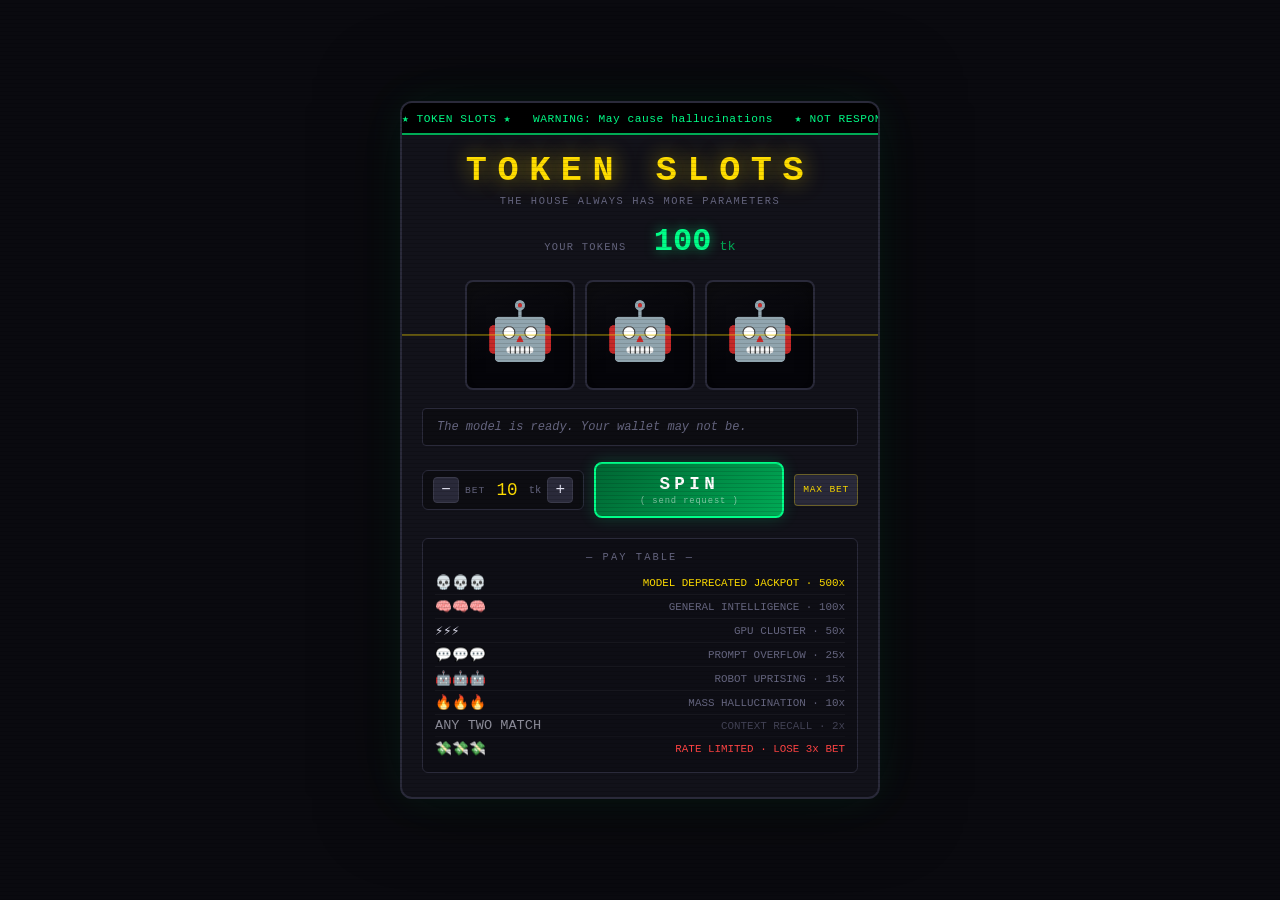
<file: step1/candidate-040/index.html>
<!DOCTYPE html>
<html lang="en">
<head>
  <meta charset="UTF-8" />
  <meta name="viewport" content="width=device-width, initial-scale=1.0" />
  <title>TOKEN SLOTS — The AI Casino</title>
  <link rel="stylesheet" href="style.css" />
</head>
<body>
  <div class="scanlines"></div>

  <main class="machine">
    <header class="marquee">
      <div class="marquee-track">
        <span>★ TOKEN SLOTS ★ &nbsp; WARNING: May cause hallucinations &nbsp; ★ NOT RESPONSIBLE FOR MODEL DEPRECATION &nbsp; ★ CONTEXT WINDOW WINS PAY 10x &nbsp; ★ TOKEN SLOTS ★ &nbsp; WARNING: May cause hallucinations &nbsp; ★ NOT RESPONSIBLE FOR MODEL DEPRECATION &nbsp;</span>
      </div>
    </header>

    <h1 class="title">TOKEN SLOTS</h1>
    <p class="subtitle">The House Always Has More Parameters</p>

    <div class="token-display">
      <span class="token-label">YOUR TOKENS</span>
      <span id="token-count" class="token-value">100</span>
      <span class="token-unit">tk</span>
    </div>

    <div class="reels-container">
      <div class="reel-window">
        <div class="reel" id="reel-0">
          <div class="symbol">🤖</div>
        </div>
        <div class="reel-shine"></div>
      </div>
      <div class="reel-window">
        <div class="reel" id="reel-1">
          <div class="symbol">🤖</div>
        </div>
        <div class="reel-shine"></div>
      </div>
      <div class="reel-window">
        <div class="reel" id="reel-2">
          <div class="symbol">🤖</div>
        </div>
        <div class="reel-shine"></div>
      </div>
      <div class="payline"></div>
    </div>

    <div id="result-banner" class="result-banner hidden">
      <span id="result-text"></span>
    </div>

    <div id="message-box" class="message-box">
      <span id="message-text">Insert tokens to begin inference...</span>
    </div>

    <div class="controls">
      <div class="bet-control">
        <button class="btn-small" id="bet-down">−</button>
        <span class="bet-label">BET</span>
        <span id="bet-amount" class="bet-value">10</span>
        <span class="bet-unit">tk</span>
        <button class="btn-small" id="bet-up">+</button>
      </div>
      <button class="btn-spin" id="spin-btn">
        <span class="btn-spin-text">SPIN</span>
        <span class="btn-spin-sub">( send request )</span>
      </button>
      <button class="btn-small btn-max" id="max-bet">MAX BET</button>
    </div>

    <div class="paytable">
      <div class="paytable-title">— PAY TABLE —</div>
      <div class="pay-row jackpot"><span>💀💀💀</span><span>MODEL DEPRECATED JACKPOT · 500x</span></div>
      <div class="pay-row"><span>🧠🧠🧠</span><span>GENERAL INTELLIGENCE · 100x</span></div>
      <div class="pay-row"><span>⚡⚡⚡</span><span>GPU CLUSTER · 50x</span></div>
      <div class="pay-row"><span>💬💬💬</span><span>PROMPT OVERFLOW · 25x</span></div>
      <div class="pay-row"><span>🤖🤖🤖</span><span>ROBOT UPRISING · 15x</span></div>
      <div class="pay-row"><span>🔥🔥🔥</span><span>MASS HALLUCINATION · 10x</span></div>
      <div class="pay-row dim"><span>ANY TWO MATCH</span><span>CONTEXT RECALL · 2x</span></div>
      <div class="pay-row danger"><span>💸💸💸</span><span>RATE LIMITED · LOSE 3x BET</span></div>
    </div>
  </main>

  <script src="script.js"></script>
</body>
</html>
</file>
<file: step1/candidate-036/style.css>
/* ── Reset & Base ── */
*, *::before, *::after { box-sizing: border-box; margin: 0; padding: 0; }

:root {
  --bg: #0a0a12;
  --panel: #111120;
  --panel2: #1a1a2e;
  --accent: #7b2fff;
  --accent2: #ff2f6e;
  --gold: #ffd700;
  --green: #00ff88;
  --text: #e8e8ff;
  --dim: #6666aa;
  --reel-bg: #07070f;
  --glow: 0 0 20px rgba(123, 47, 255, 0.6);
  --glow-gold: 0 0 24px rgba(255, 215, 0, 0.7);
}

html, body {
  height: 100%;
  background: var(--bg);
  color: var(--text);
  font-family: 'Courier New', Courier, monospace;
  display: flex;
  justify-content: center;
  align-items: flex-start;
  overflow-x: hidden;
}

/* ── Scanlines overlay ── */
.scanlines {
  position: fixed;
  inset: 0;
  background: repeating-linear-gradient(
    to bottom,
    transparent,
    transparent 2px,
    rgba(0, 0, 0, 0.08) 2px,
    rgba(0, 0, 0, 0.08) 4px
  );
  pointer-events: none;
  z-index: 1000;
}

/* ── Layout ── */
.machine-wrapper {
  width: 100%;
  max-width: 480px;
  padding: 24px 16px 48px;
  display: flex;
  flex-direction: column;
  align-items: center;
  gap: 20px;
}

/* ── Header ── */
header {
  text-align: center;
}

.title {
  font-size: 3rem;
  font-weight: 900;
  letter-spacing: 0.12em;
  color: var(--accent);
  text-shadow: var(--glow);
}

.title span {
  color: var(--gold);
  text-shadow: var(--glow-gold);
}

.subtitle {
  color: var(--dim);
  font-size: 0.8rem;
  letter-spacing: 0.1em;
  margin-top: 2px;
}

/* ── Token display ── */
.token-display {
  display: flex;
  align-items: center;
  justify-content: space-between;
  width: 100%;
  background: var(--panel);
  border: 1px solid var(--accent);
  border-radius: 12px;
  padding: 12px 20px;
  box-shadow: var(--glow);
}

.token-count {
  display: flex;
  align-items: center;
  gap: 8px;
  font-size: 1.6rem;
  font-weight: 700;
  color: var(--gold);
  text-shadow: var(--glow-gold);
}

.token-icon { font-size: 1.4rem; }

.token-label {
  font-size: 0.7rem;
  color: var(--dim);
  font-weight: 400;
  align-self: flex-end;
  margin-bottom: 2px;
  letter-spacing: 0.08em;
}

.bet-control {
  display: flex;
  align-items: center;
  gap: 10px;
}

.bet-label {
  font-size: 0.85rem;
  color: var(--text);
  letter-spacing: 0.05em;
  min-width: 68px;
  text-align: center;
}

.bet-btn {
  width: 28px;
  height: 28px;
  border-radius: 50%;
  border: 1px solid var(--accent);
  background: var(--panel2);
  color: var(--accent);
  font-size: 1.1rem;
  cursor: pointer;
  display: flex;
  align-items: center;
  justify-content: center;
  transition: background 0.15s, box-shadow 0.15s;
}

.bet-btn:hover {
  background: var(--accent);
  color: #fff;
  box-shadow: var(--glow);
}

/* ── Machine body ── */
.machine {
  width: 100%;
  background: var(--panel);
  border: 2px solid var(--accent);
  border-radius: 20px;
  box-shadow: var(--glow), inset 0 0 40px rgba(0,0,0,0.6);
  overflow: hidden;
}

.machine-top {
  background: linear-gradient(180deg, var(--panel2), var(--panel));
  padding: 10px 16px 0;
}

.light-row {
  display: flex;
  justify-content: space-around;
  padding-bottom: 10px;
}

.bulb {
  width: 14px;
  height: 14px;
  border-radius: 50%;
  background: var(--dim);
  transition: background 0.1s, box-shadow 0.1s;
}

.bulb.on {
  background: var(--gold);
  box-shadow: 0 0 8px var(--gold), 0 0 16px rgba(255, 215, 0, 0.5);
}

/* ── Reels ── */
.reels-frame {
  position: relative;
  margin: 0 16px 16px;
  border-radius: 12px;
  overflow: hidden;
  background: var(--reel-bg);
  border: 2px solid rgba(123, 47, 255, 0.3);
}

.reels {
  display: flex;
  height: 160px;
  align-items: center;
}

.reel-container {
  flex: 1;
  height: 100%;
  overflow: hidden;
  position: relative;
}

.reel {
  display: flex;
  flex-direction: column;
  align-items: center;
  position: absolute;
  width: 100%;
  transition: none;
}

.reel-symbol {
  width: 100%;
  height: 80px;
  display: flex;
  align-items: center;
  justify-content: center;
  font-size: 2.8rem;
  user-select: none;
  flex-shrink: 0;
}

.reel-divider {
  width: 2px;
  height: 80%;
  background: rgba(123, 47, 255, 0.25);
}

.payline {
  position: absolute;
  top: 50%;
  left: 0;
  right: 0;
  height: 3px;
  transform: translateY(-50%);
  background: linear-gradient(90deg, transparent, var(--accent), var(--accent2), var(--accent), transparent);
  opacity: 0.7;
  z-index: 5;
  pointer-events: none;
}

.reel-shadow {
  position: absolute;
  left: 0;
  right: 0;
  height: 50px;
  z-index: 4;
  pointer-events: none;
}

.top-shadow {
  top: 0;
  background: linear-gradient(180deg, var(--reel-bg), transparent);
}

.bottom-shadow {
  bottom: 0;
  background: linear-gradient(0deg, var(--reel-bg), transparent);
}

/* ── Message ── */
.message-box {
  width: 100%;
  min-height: 44px;
  background: var(--panel);
  border: 1px solid rgba(123, 47, 255, 0.4);
  border-radius: 10px;
  padding: 10px 16px;
  text-align: center;
  font-size: 0.85rem;
  color: var(--dim);
  font-style: italic;
  letter-spacing: 0.03em;
  transition: color 0.3s;
}

.message-box.win { color: var(--green); }
.message-box.jackpot { color: var(--gold); }
.message-box.lose { color: var(--accent2); }

/* ── Spin Button ── */
.controls { width: 100%; }

.spin-btn {
  width: 100%;
  padding: 18px;
  border: none;
  border-radius: 14px;
  background: linear-gradient(135deg, var(--accent), var(--accent2));
  color: #fff;
  cursor: pointer;
  display: flex;
  flex-direction: column;
  align-items: center;
  gap: 2px;
  box-shadow: var(--glow), 0 4px 20px rgba(255, 47, 110, 0.3);
  transition: transform 0.1s, box-shadow 0.15s, opacity 0.2s;
  position: relative;
  overflow: hidden;
}

.spin-btn::after {
  content: '';
  position: absolute;
  inset: 0;
  background: linear-gradient(135deg, rgba(255,255,255,0.1), transparent);
  pointer-events: none;
}

.spin-btn:hover:not(:disabled) {
  transform: translateY(-2px);
  box-shadow: 0 0 30px rgba(123, 47, 255, 0.8), 0 6px 24px rgba(255, 47, 110, 0.4);
}

.spin-btn:active:not(:disabled) { transform: translateY(1px); }

.spin-btn:disabled {
  opacity: 0.45;
  cursor: not-allowed;
  transform: none;
}

.spin-text {
  font-size: 1.5rem;
  font-weight: 900;
  letter-spacing: 0.25em;
}

.spin-sub {
  font-size: 0.65rem;
  letter-spacing: 0.12em;
  opacity: 0.7;
}

/* ── Paytable ── */
.paytable {
  width: 100%;
  background: var(--panel);
  border: 1px solid rgba(123, 47, 255, 0.3);
  border-radius: 12px;
  padding: 14px 18px;
}

.paytable h3 {
  text-align: center;
  font-size: 0.7rem;
  letter-spacing: 0.2em;
  color: var(--dim);
  margin-bottom: 10px;
}

.pay-rows { display: flex; flex-direction: column; gap: 5px; }

.pay-row {
  display: flex;
  justify-content: space-between;
  align-items: center;
  font-size: 0.8rem;
  color: var(--text);
  padding: 3px 0;
  border-bottom: 1px solid rgba(255,255,255,0.04);
}

.pay-row span { color: var(--dim); font-size: 0.75rem; }
.pay-row.jackpot { color: var(--gold); }
.pay-row.jackpot span { color: var(--gold); }
.pay-row.small { font-size: 0.72rem; }
.pay-row.red span { color: var(--accent2); }

/* ── Result overlay ── */
.result-overlay {
  position: fixed;
  inset: 0;
  display: flex;
  align-items: center;
  justify-content: center;
  background: rgba(0,0,0,0.75);
  z-index: 500;
  opacity: 0;
  pointer-events: none;
  transition: opacity 0.25s;
}

.result-overlay.show {
  opacity: 1;
  pointer-events: all;
}

.result-card {
  background: var(--panel2);
  border: 2px solid var(--accent);
  border-radius: 20px;
  padding: 36px 40px;
  text-align: center;
  box-shadow: var(--glow), 0 20px 60px rgba(0,0,0,0.7);
  max-width: 320px;
  width: 90%;
  transform: scale(0.85);
  transition: transform 0.25s cubic-bezier(0.34, 1.56, 0.64, 1);
}

.result-overlay.show .result-card { transform: scale(1); }

.result-emoji { font-size: 3.5rem; margin-bottom: 8px; }
.result-title { font-size: 1.4rem; font-weight: 900; letter-spacing: 0.1em; margin-bottom: 8px; }
.result-msg { font-size: 0.8rem; color: var(--dim); margin-bottom: 14px; font-style: italic; line-height: 1.5; }
.result-tokens { font-size: 1.1rem; font-weight: 700; }

.result-card.win .result-title { color: var(--green); }
.result-card.win .result-tokens { color: var(--green); }
.result-card.jackpot .result-title { color: var(--gold); }
.result-card.jackpot .result-tokens { color: var(--gold); }
.result-card.lose .result-title { color: var(--accent2); }
.result-card.lose .result-tokens { color: var(--accent2); }

/* ── Spinning animation ── */
@keyframes reel-blur {
  0%   { filter: blur(0px); }
  30%  { filter: blur(3px); }
  70%  { filter: blur(3px); }
  100% { filter: blur(0px); }
}

.reel-container.spinning .reel-symbol {
  animation: reel-blur 0.4s ease-in-out infinite;
}

/* ── Win flash ── */
@keyframes flash-gold {
  0%, 100% { border-color: var(--accent); }
  50% { border-color: var(--gold); box-shadow: var(--glow-gold), inset 0 0 40px rgba(255,215,0,0.15); }
}

.machine.jackpot-flash {
  animation: flash-gold 0.4s ease-in-out 5;
}

/* ── Responsive ── */
@media (max-width: 400px) {
  .title { font-size: 2.2rem; }
  .token-count { font-size: 1.3rem; }
  .reel-symbol { font-size: 2.2rem; height: 66px; }
  .reels { height: 132px; }
}
</file>
<file: step1/candidate-040/style.css>
*, *::before, *::after {
  box-sizing: border-box;
  margin: 0;
  padding: 0;
}

:root {
  --green: #00ff88;
  --green-dim: #00aa55;
  --red: #ff4444;
  --yellow: #ffdd00;
  --bg: #0a0a0f;
  --panel: #12121a;
  --panel-border: #2a2a3a;
  --text: #e0e0f0;
  --dim: #666680;
}

body {
  background: var(--bg);
  color: var(--text);
  font-family: 'Courier New', Courier, monospace;
  min-height: 100vh;
  display: flex;
  align-items: center;
  justify-content: center;
  overflow-x: hidden;
}

/* CRT scanlines overlay */
.scanlines {
  pointer-events: none;
  position: fixed;
  inset: 0;
  background: repeating-linear-gradient(
    to bottom,
    transparent 0px,
    transparent 3px,
    rgba(0,0,0,0.12) 3px,
    rgba(0,0,0,0.12) 4px
  );
  z-index: 1000;
}

.machine {
  position: relative;
  width: min(480px, 96vw);
  background: var(--panel);
  border: 2px solid var(--panel-border);
  border-radius: 12px;
  padding: 0 0 24px 0;
  box-shadow:
    0 0 40px rgba(0,255,136,0.08),
    0 0 80px rgba(0,0,0,0.6),
    inset 0 1px 0 rgba(255,255,255,0.05);
  overflow: hidden;
}

/* --- Marquee --- */
.marquee {
  background: #000;
  border-bottom: 2px solid var(--green-dim);
  overflow: hidden;
  white-space: nowrap;
  padding: 6px 0;
}
.marquee-track {
  display: inline-block;
  animation: scroll-left 22s linear infinite;
  color: var(--green);
  font-size: 0.7rem;
  letter-spacing: 0.05em;
}
@keyframes scroll-left {
  from { transform: translateX(0); }
  to   { transform: translateX(-50%); }
}

/* --- Title --- */
.title {
  text-align: center;
  font-size: 2.2rem;
  letter-spacing: 0.3em;
  color: var(--yellow);
  text-shadow: 0 0 20px rgba(255,221,0,0.5), 0 0 40px rgba(255,221,0,0.2);
  padding: 16px 0 4px;
}
.subtitle {
  text-align: center;
  font-size: 0.65rem;
  color: var(--dim);
  letter-spacing: 0.15em;
  text-transform: uppercase;
  margin-bottom: 16px;
}

/* --- Token display --- */
.token-display {
  display: flex;
  align-items: baseline;
  justify-content: center;
  gap: 8px;
  margin-bottom: 20px;
}
.token-label {
  font-size: 0.65rem;
  color: var(--dim);
  letter-spacing: 0.12em;
}
.token-value {
  font-size: 2rem;
  color: var(--green);
  font-weight: bold;
  text-shadow: 0 0 12px rgba(0,255,136,0.5);
  min-width: 4ch;
  text-align: right;
  transition: color 0.2s;
}
.token-unit {
  font-size: 0.85rem;
  color: var(--green-dim);
}

/* --- Reels --- */
.reels-container {
  position: relative;
  display: flex;
  justify-content: center;
  gap: 10px;
  padding: 0 20px;
  margin-bottom: 14px;
}

.reel-window {
  position: relative;
  width: 110px;
  height: 110px;
  background: #05050a;
  border: 2px solid var(--panel-border);
  border-radius: 8px;
  overflow: hidden;
  box-shadow: inset 0 4px 16px rgba(0,0,0,0.7);
}
.reel-shine {
  pointer-events: none;
  position: absolute;
  inset: 0;
  background: linear-gradient(
    160deg,
    rgba(255,255,255,0.04) 0%,
    transparent 60%
  );
}

.reel {
  width: 100%;
  height: 100%;
  display: flex;
  align-items: center;
  justify-content: center;
  transition: none;
}

.reel.spinning {
  animation: spin-blur 0.08s linear infinite;
}

@keyframes spin-blur {
  0%   { transform: translateY(0);    filter: blur(3px); }
  50%  { transform: translateY(-8px); filter: blur(6px); }
  100% { transform: translateY(0);    filter: blur(3px); }
}

.symbol {
  font-size: 3.5rem;
  line-height: 1;
  user-select: none;
}

.payline {
  position: absolute;
  left: 0; right: 0;
  top: 50%;
  height: 2px;
  background: rgba(255,221,0,0.35);
  transform: translateY(-50%);
  pointer-events: none;
}

/* --- Result banner --- */
.result-banner {
  margin: 0 20px 10px;
  padding: 10px 16px;
  border-radius: 6px;
  text-align: center;
  font-size: 1rem;
  font-weight: bold;
  letter-spacing: 0.1em;
  border: 2px solid transparent;
  transition: all 0.3s;
}
.result-banner.hidden { opacity: 0; pointer-events: none; height: 0; margin-bottom: 0; padding: 0; }
.result-banner.win    { background: rgba(0,255,136,0.1); border-color: var(--green); color: var(--green); }
.result-banner.jackpot { background: rgba(255,221,0,0.12); border-color: var(--yellow); color: var(--yellow);
  animation: jackpot-pulse 0.5s ease-in-out infinite alternate; }
.result-banner.lose   { background: rgba(255,68,68,0.1); border-color: var(--red); color: var(--red); }
.result-banner.neutral { background: rgba(100,100,120,0.1); border-color: var(--panel-border); color: var(--dim); }

@keyframes jackpot-pulse {
  from { box-shadow: 0 0 10px rgba(255,221,0,0.3); }
  to   { box-shadow: 0 0 30px rgba(255,221,0,0.7); }
}

/* --- Message box --- */
.message-box {
  margin: 0 20px 16px;
  padding: 8px 14px;
  background: rgba(0,0,0,0.3);
  border: 1px solid var(--panel-border);
  border-radius: 4px;
  min-height: 38px;
  display: flex;
  align-items: center;
}
#message-text {
  font-size: 0.75rem;
  color: var(--dim);
  font-style: italic;
  line-height: 1.4;
}

/* --- Controls --- */
.controls {
  display: flex;
  align-items: center;
  justify-content: space-between;
  gap: 10px;
  padding: 0 20px;
  margin-bottom: 20px;
}

.bet-control {
  display: flex;
  align-items: center;
  gap: 6px;
  background: rgba(0,0,0,0.3);
  border: 1px solid var(--panel-border);
  border-radius: 6px;
  padding: 6px 10px;
}
.bet-label {
  font-size: 0.6rem;
  color: var(--dim);
  letter-spacing: 0.1em;
}
.bet-value {
  font-size: 1.1rem;
  color: var(--yellow);
  min-width: 3ch;
  text-align: center;
}
.bet-unit { font-size: 0.65rem; color: var(--dim); }

.btn-small {
  background: var(--panel-border);
  border: 1px solid #3a3a4a;
  color: var(--text);
  font-family: inherit;
  font-size: 1rem;
  width: 26px;
  height: 26px;
  border-radius: 4px;
  cursor: pointer;
  line-height: 1;
  transition: background 0.15s;
}
.btn-small:hover { background: #3a3a4a; }
.btn-small:active { background: #4a4a5a; }

.btn-max {
  font-size: 0.6rem;
  letter-spacing: 0.08em;
  width: auto;
  padding: 0 8px;
  height: 32px;
  color: var(--yellow);
  border-color: rgba(255,221,0,0.3);
}

.btn-spin {
  flex: 1;
  background: linear-gradient(135deg, #006633, #00aa55);
  border: 2px solid var(--green);
  border-radius: 8px;
  color: #fff;
  font-family: inherit;
  cursor: pointer;
  padding: 10px 0;
  display: flex;
  flex-direction: column;
  align-items: center;
  gap: 2px;
  box-shadow: 0 0 16px rgba(0,255,136,0.2);
  transition: all 0.15s;
}
.btn-spin:hover:not(:disabled) {
  background: linear-gradient(135deg, #007a3d, #00cc66);
  box-shadow: 0 0 24px rgba(0,255,136,0.35);
  transform: translateY(-1px);
}
.btn-spin:active:not(:disabled) { transform: translateY(1px); }
.btn-spin:disabled {
  background: #1a1a1a;
  border-color: var(--panel-border);
  color: var(--dim);
  box-shadow: none;
  cursor: not-allowed;
}
.btn-spin-text {
  font-size: 1.1rem;
  font-weight: bold;
  letter-spacing: 0.25em;
}
.btn-spin-sub {
  font-size: 0.55rem;
  color: rgba(255,255,255,0.5);
  letter-spacing: 0.1em;
}

/* --- Paytable --- */
.paytable {
  margin: 0 20px;
  border: 1px solid var(--panel-border);
  border-radius: 6px;
  padding: 12px;
  background: rgba(0,0,0,0.2);
}
.paytable-title {
  text-align: center;
  font-size: 0.65rem;
  color: var(--dim);
  letter-spacing: 0.2em;
  margin-bottom: 8px;
}
.pay-row {
  display: flex;
  justify-content: space-between;
  align-items: center;
  font-size: 0.68rem;
  padding: 3px 0;
  border-bottom: 1px solid rgba(255,255,255,0.04);
  gap: 8px;
}
.pay-row:last-child { border-bottom: none; }
.pay-row span:first-child { white-space: nowrap; flex-shrink: 0; font-size: 0.85rem; }
.pay-row span:last-child { color: var(--dim); text-align: right; }
.pay-row.jackpot span:last-child { color: var(--yellow); }
.pay-row.danger span:last-child { color: var(--red); }
.pay-row.dim { opacity: 0.6; }

/* --- Misc animations --- */
@keyframes token-bump {
  0%   { transform: scale(1); }
  40%  { transform: scale(1.15); }
  100% { transform: scale(1); }
}
.token-bump { animation: token-bump 0.25s ease-out; }

@keyframes flash-win {
  0%, 100% { background: rgba(0,255,136,0.1); }
  50%       { background: rgba(0,255,136,0.25); }
}
.flash-win { animation: flash-win 0.4s ease 3; }
</file>
